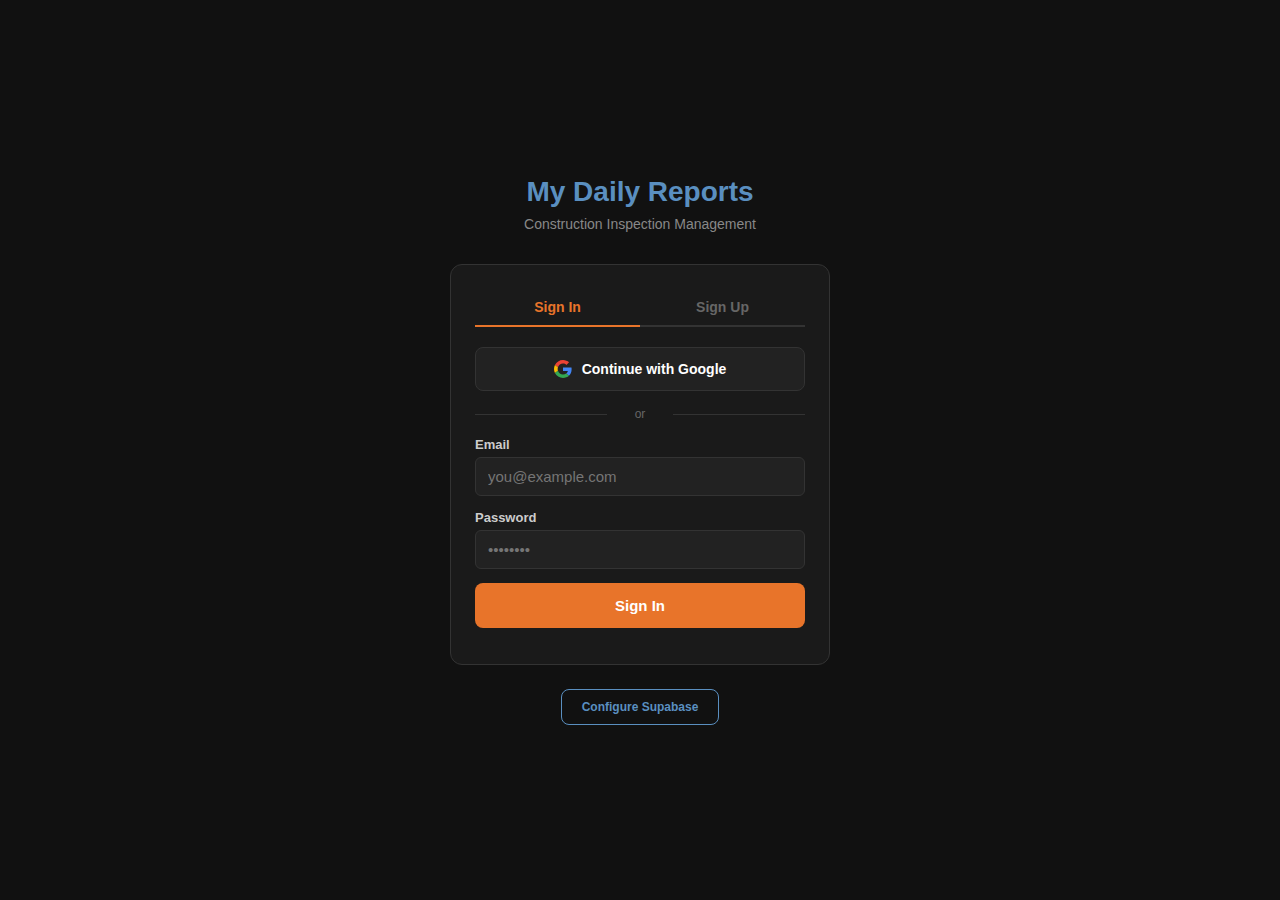
<file: my-daily-reports-pwa/index.html>
<!DOCTYPE html>
<html lang="en">
<head>
<meta charset="UTF-8">
<meta name="viewport" content="width=device-width,initial-scale=1,maximum-scale=1,user-scalable=no">
<meta name="apple-mobile-web-app-capable" content="yes">
<meta name="apple-mobile-web-app-status-bar-style" content="black-translucent">
<meta name="theme-color" content="#111111">
<title>My Daily Reports</title>
<link rel="manifest" href="manifest.json">
<link href="https://fonts.googleapis.com/css2?family=DM+Sans:opsz,wght@9..40,400;9..40,500;9..40,600;9..40,700&display=swap" rel="stylesheet">
<link rel="stylesheet" href="css/style.css">
</head>
<body>

<!-- =============== AUTH =============== -->
<div id="authView" class="auth-screen">
  <div class="auth-logo">My Daily Reports</div>
  <div class="auth-sub">Construction Inspection Management</div>
  <div class="auth-card">
    <div class="auth-tabs">
      <div class="auth-tab active" onclick="Auth.tabSwitch('login')">Sign In</div>
      <div class="auth-tab" onclick="Auth.tabSwitch('signup')">Sign Up</div>
    </div>
    <button class="google-btn" onclick="Auth.google()">
      <svg width="18" height="18" viewBox="0 0 48 48"><path fill="#EA4335" d="M24 9.5c3.54 0 6.71 1.22 9.21 3.6l6.85-6.85C35.9 2.38 30.47 0 24 0 14.62 0 6.51 5.38 2.56 13.22l7.98 6.19C12.43 13.72 17.74 9.5 24 9.5z"/><path fill="#4285F4" d="M46.98 24.55c0-1.57-.15-3.09-.38-4.55H24v9.02h12.94c-.58 2.96-2.26 5.48-4.78 7.18l7.73 6c4.51-4.18 7.09-10.36 7.09-17.65z"/><path fill="#FBBC05" d="M10.53 28.59c-.48-1.45-.76-2.99-.76-4.59s.27-3.14.76-4.59l-7.98-6.19C.92 16.46 0 20.12 0 24c0 3.88.92 7.54 2.56 10.78l7.97-6.19z"/><path fill="#34A853" d="M24 48c6.48 0 11.93-2.13 15.89-5.81l-7.73-6c-2.15 1.45-4.92 2.3-8.16 2.3-6.26 0-11.57-4.22-13.47-9.91l-7.98 6.19C6.51 42.62 14.62 48 24 48z"/></svg>
      Continue with Google
    </button>
    <div class="auth-divider">or</div>
    <!-- Login -->
    <div id="authLoginForm">
      <label class="field-label">Email</label>
      <input type="email" id="authEmail" class="field-input" placeholder="you@example.com">
      <label class="field-label">Password</label>
      <input type="password" id="authPassword" class="field-input" placeholder="••••••••">
      <button class="btn-primary" onclick="Auth.emailLogin()" id="authSubmitBtn">Sign In</button>
    </div>
    <!-- Signup -->
    <div id="authSignupForm" class="hidden">
      <label class="field-label">Full Name</label>
      <input type="text" id="signupName" class="field-input" placeholder="Your name">
      <label class="field-label">Email</label>
      <input type="email" id="signupEmail" class="field-input" placeholder="you@example.com">
      <label class="field-label">Password</label>
      <input type="password" id="signupPassword" class="field-input" placeholder="Min 6 characters">
      <button class="btn-primary" onclick="Auth.emailSignup()">Create Account</button>
    </div>
    <div id="authError"></div>
  </div>
  <div style="margin-top:24px;text-align:center">
    <button class="btn-secondary" onclick="showSetupModal()" style="font-size:12px">Configure Supabase</button>
  </div>
</div>

<!-- =============== APP =============== -->
<div id="appView" class="hidden">
<div class="app-container">

  <div class="app-header">
    <div><div class="app-header-title">My Daily Reports</div><div class="app-header-sub" id="headerUserName"></div></div>
    <div class="app-header-right"><button class="header-btn" onclick="nav('settings')">⚙️</button></div>
  </div>

  <!-- HOME -->
  <div id="page-home" class="page">
    <div style="padding:12px 16px;display:flex;align-items:center;justify-content:space-between">
      <h2 style="font-size:20px">Jobs</h2>
      <button class="btn-secondary" onclick="nav('create-job')">+ New Job</button>
    </div>
    <div class="card" style="margin-top:0"><div id="jobsList"></div></div>
    <div id="archivedSection" class="hidden" style="padding:0 16px">
      <details class="collapse" style="border-top:none">
        <summary class="collapse-hdr">Archived Jobs</summary>
        <div id="archivedJobsList" class="card" style="margin:8px 0"></div>
      </details>
    </div>
  </div>

  <!-- CREATE/EDIT JOB -->
  <div id="page-create-job" class="page hidden">
    <div class="back-row" onclick="nav('home')">← Jobs</div>
    <div class="card"><div class="card-header"><h3 id="jobFormTitle">New Job</h3></div>
    <div class="card-body">
      <input type="hidden" id="editJobId">
      <label class="field-label">Job Name *</label><input type="text" id="jobName" class="field-input" placeholder="e.g., Woodland Park Middle School">
      <label class="field-label">Site Address</label><input type="text" id="jobAddress" class="field-input" placeholder="123 Main St, City, CA">
      <label class="field-label">Hours Budget</label><input type="number" id="jobHoursBudget" class="field-input">
      <label class="field-label">Report Filename Pattern</label><input type="text" id="jobFilenamePattern" class="field-input">
      <label class="field-label">Export Destination</label><input type="text" id="jobExportDest" class="field-input">
      <label class="field-label">PDF Template Path</label><input type="text" id="jobTemplatePath" class="field-input">
      <button class="btn-primary" onclick="Jobs.save()" id="saveJobBtn">Create Job</button>
      <div id="deleteJobSection" class="hidden" style="margin-top:12px"><button class="btn-danger" onclick="Jobs.archive()" style="width:100%">Archive Job</button></div>
    </div></div>
  </div>

  <!-- JOB DETAIL -->
  <div id="page-job-detail" class="page hidden">
    <div class="back-row" onclick="nav('home')">← Jobs</div>
    <div style="padding:0 16px 8px;display:flex;align-items:center;justify-content:space-between">
      <div><h2 id="jobDetailName" style="font-size:20px"></h2><div id="jobDetailAddr" style="font-size:13px;color:var(--text-sec)"></div></div>
      <button class="btn-secondary" onclick="Jobs.edit()" style="font-size:11px;padding:6px 12px">Edit</button>
    </div>
    <div class="tabs" id="jobTabBar">
      <div class="tab active" onclick="Jobs.switchTab('reports')">Reports</div>
      <div class="tab" onclick="Jobs.switchTab('schedule')">Schedule</div>
    </div>

    <!-- Reports tab -->
    <div id="jobReportsTab">
      <div style="padding:12px 16px;display:flex;justify-content:flex-end"><button class="btn-secondary" onclick="Reports.startNew()">+ New Report</button></div>
      <div class="card" style="margin-top:0"><div id="reportsList"></div></div>
    </div>

    <!-- Schedule tab -->
    <div id="jobScheduleTab" class="hidden">
      <div class="tabs" style="margin:0 16px">
        <div class="tab active" onclick="Schedule.subTab('calendar')">Calendar</div>
        <div class="tab" onclick="Schedule.subTab('request')">New Request</div>
      </div>

      <!-- Calendar -->
      <div id="schedCalView">
        <div class="card" style="border-radius:0;margin-top:0">
          <div class="cal-nav">
            <button onclick="Schedule.changeMonth(-1)">←</button>
            <strong id="schedMonthLabel"></strong>
            <button onclick="Schedule.changeMonth(1)">→</button>
          </div>
          <div class="week-row" style="padding:0 8px"><div class="week-hdr">S</div><div class="week-hdr">M</div><div class="week-hdr">T</div><div class="week-hdr">W</div><div class="week-hdr">T</div><div class="week-hdr">F</div><div class="week-hdr">S</div></div>
          <div id="schedCalGrid" class="week-row" style="padding:0 8px"></div>
          <div class="day-detail" id="schedDayDetail"><div class="day-detail-hdr" id="schedDayHdr"></div><div id="schedDayList"></div></div>
        </div>
      </div>

      <!-- Request form -->
      <div id="schedReqView" class="hidden">
        <div class="card" style="margin-top:0;border-radius:0"><div class="card-body">
          <label class="field-label">Photos or PDFs</label>
          <div class="photo-box" onclick="$('schedFileInput').click()">📷 Tap to select photos or PDFs</div>
          <input type="file" id="schedFileInput" onchange="Schedule.handleFiles(this)" multiple style="display:none" accept="image/*,application/pdf">
          <div id="schedFileGrid" class="file-grid"></div>

          <label class="field-label">Inspection Date *</label><input type="date" id="schedDate" class="field-input">
          <label class="field-label">Inspection Time *</label>
          <select id="schedTime" class="field-input">
            <option value="">Select time</option><option value="flexible">Flexible — anytime today</option>
            <option value="05:00">5:00 AM</option><option value="05:30">5:30 AM</option><option value="06:00">6:00 AM</option><option value="06:30">6:30 AM</option>
            <option value="07:00">7:00 AM</option><option value="07:30">7:30 AM</option><option value="08:00">8:00 AM</option><option value="08:30">8:30 AM</option>
            <option value="09:00">9:00 AM</option><option value="09:30">9:30 AM</option><option value="10:00">10:00 AM</option><option value="10:30">10:30 AM</option>
            <option value="11:00">11:00 AM</option><option value="11:30">11:30 AM</option><option value="12:00">12:00 PM</option><option value="12:30">12:30 PM</option>
            <option value="13:00">1:00 PM</option><option value="13:30">1:30 PM</option><option value="14:00">2:00 PM</option><option value="14:30">2:30 PM</option>
            <option value="15:00">3:00 PM</option><option value="15:30">3:30 PM</option><option value="16:00">4:00 PM</option><option value="16:30">4:30 PM</option>
            <option value="17:00">5:00 PM</option>
          </select>

          <label class="field-label">Inspection Request # or Summary</label><input type="text" id="schedIdentifier" class="field-input" placeholder="e.g., FDN-003" maxlength="50">

          <label class="field-label">Duration *</label>
          <div class="dur-btns" id="schedDurBtns">
            <div class="dur-btn" onclick="Schedule.setDur('30',this)">30 min</div>
            <div class="dur-btn" onclick="Schedule.setDur('60',this)">1 hr</div>
            <div class="dur-btn" onclick="Schedule.setDur('120',this)">2 hr</div>
            <div class="dur-btn" onclick="Schedule.setDur('240',this)">4 hr</div>
            <div class="dur-btn" onclick="Schedule.setDur('480',this)">All Day</div>
          </div>

          <label class="field-label">Inspection Type *</label>
          <div class="type-btns">
            <div class="type-btn" onclick="Schedule.setType('Special',this)">Special</div>
            <div class="type-btn" onclick="Schedule.setType('IOR',this)">IOR</div>
          </div>
          <div class="special-sub" id="schedSpecialSub">
            <label class="field-label">Special Inspection Type *</label>
            <select class="field-input" id="schedSpecialType">
              <option value="">Select type</option><option>Soils</option><option>Material ID</option>
              <option>Material ID CWI</option><option>Concrete</option><option>Bolting</option>
              <option>Pull Test</option><option>Shotcrete</option><option>Fireproofing</option>
            </select>
          </div>

          <label class="field-label">Submitted By *</label>
          <select id="schedSubmittedBy" class="field-input"><option value="">Select your name</option><option value="other">-- Add name below --</option></select>

          <label class="field-label">Notes</label><textarea id="schedNotes" class="field-input" rows="3" placeholder="Optional details"></textarea>

          <label class="field-label">Send a copy to:</label>
          <div class="email-list" id="schedEmailList"><div style="color:var(--text-mut);font-size:12px;padding:4px 0">Configure team in job settings</div></div>

          <details class="collapse"><summary class="collapse-hdr">Additional Email Recipients</summary>
            <div style="padding-bottom:10px"><input type="text" id="schedAdditionalEmails" class="field-input" placeholder="Emails separated by commas"></div>
          </details>

          <details class="collapse"><summary class="collapse-hdr">Add a New Person</summary>
            <div style="padding:16px;background:#2a2a2a;border-radius:8px;border-left:4px solid var(--blue)">
              <label class="field-label">Name</label><input type="text" id="schedNewName" class="field-input">
              <label class="field-label">Email</label><input type="email" id="schedNewEmail" class="field-input">
              <label class="field-label">Company/Role</label><input type="text" id="schedNewCompany" class="field-input" placeholder="e.g., (CW Driver)">
            </div>
          </details>

          <button class="btn-primary" onclick="Schedule.submitRequest()" id="schedSubmitBtn">Submit Inspection Request</button>
        </div></div>
      </div>
    </div>
  </div>

  <!-- CREATE/EDIT REPORT -->
  <div id="page-create-report" class="page hidden">
    <div class="back-row" onclick="Reports.back()">← Back</div>
    <div style="padding:0 16px 8px"><h2 id="rptFormTitle" style="font-size:18px">New Report</h2><div id="rptFormJobName" style="font-size:13px;color:var(--text-sec)"></div></div>
    <div class="card" style="margin-top:0">
      <div class="form-sect"><div class="form-sect-title">Report Info</div>
        <input type="hidden" id="rptId"><input type="hidden" id="rptJobId">
        <label class="field-label">Date *</label><input type="date" id="rptDate" class="field-input">
        <label class="field-label">Report Number</label><input type="number" id="rptNumber" class="field-input" value="1" min="1">
      </div>
      <div class="form-sect"><div class="form-sect-title">Project Information</div>
        <label class="field-label">Project Name</label><input type="text" id="rptProjectName" class="field-input">
        <label class="field-label">TYR Project #</label><input type="text" id="rptProjectNumber" class="field-input">
        <label class="field-label">District Name</label><input type="text" id="rptJurisdiction" class="field-input">
        <label class="field-label">DSA Number</label><input type="text" id="rptDsaFileNumber" class="field-input">
        <label class="field-label">Project Address</label><input type="text" id="rptProjectAddress" class="field-input">
        <label class="field-label">Weather</label><input type="text" id="rptWeather" class="field-input">
      </div>
      <div class="form-sect"><div class="form-sect-title">Hours Tracking</div>
        <label class="field-label">Regular Hours</label><input type="text" id="rptRegularHours" class="field-input">
        <label class="field-label">Overtime Hours</label><input type="text" id="rptOvertimeHours" class="field-input">
        <label class="field-label">Double Time Hours</label><input type="text" id="rptDoubleTimeHours" class="field-input">
      </div>
      <div class="form-sect"><div class="form-sect-title">Team Information</div>
        <label class="field-label">Inspector Name (IOR)</label><input type="text" id="rptIorName" class="field-input">
        <label class="field-label">Project Manager</label><input type="text" id="rptProjectManager" class="field-input">
        <label class="field-label">Architect</label><input type="text" id="rptArchitect" class="field-input">
        <label class="field-label">Contractor Names</label><input type="text" id="rptContractor" class="field-input">
      </div>
      <div class="form-sect"><div class="form-sect-title">Contractor Activity</div>
        <label class="field-label">Manpower</label><textarea id="rptManpower" class="field-input" rows="2"></textarea>
        <label class="field-label">Equipment</label><textarea id="rptEquipment" class="field-input" rows="2"></textarea>
        <label class="field-label">Trade</label><input type="text" id="rptTrade" class="field-input">
      </div>
      <div class="form-sect"><div class="form-sect-title">Inspection Content</div>
        <label class="field-label">General Notes</label><textarea id="rptGeneralNotes" class="field-input" rows="4"></textarea>
        <label class="field-label">Inspection and Onsite Activities</label><textarea id="rptInspectionActivities" class="field-input" rows="4"></textarea>
        <label class="field-label">Corrections</label><textarea id="rptCorrections" class="field-input" rows="3"></textarea>
        <label class="field-label">Observation Letters Issued</label><textarea id="rptObservationLetters" class="field-input" rows="2"></textarea>
        <label class="field-label">Notes and Comments</label><textarea id="rptIorNotes" class="field-input" rows="3"></textarea>
      </div>
      <div class="form-sect"><div class="form-sect-title">Inspection Requests</div>
        <label class="field-label">RFIs</label><textarea id="rptRfis" class="field-input" rows="2"></textarea>
        <label class="field-label">Submittals</label><textarea id="rptSubmittals" class="field-input" rows="2"></textarea>
        <label class="field-label">CCDs</label><textarea id="rptCcds" class="field-input" rows="2"></textarea>
        <label class="field-label">ASIs</label><textarea id="rptAsis" class="field-input" rows="2"></textarea>
        <label class="field-label">Site Visits</label><textarea id="rptSiteVisits" class="field-input" rows="2"></textarea>
      </div>
      <div class="form-sect"><div class="form-sect-title">Site Photos</div>
        <div class="photo-box" onclick="$('rptPhotoInput').click()">📷 Tap to add site photos</div>
        <input type="file" id="rptPhotoInput" onchange="Reports.handlePhotos(this)" multiple accept="image/*" style="display:none">
        <div id="rptPhotoGrid" class="file-grid"></div>
      </div>
      <div class="form-sect" style="display:flex;gap:10px;flex-direction:column">
        <button class="btn-primary" onclick="Reports.saveDraft()">Save Draft</button>
        <button class="btn-primary" onclick="Reports.submit()" style="background:var(--success)">Submit Report</button>
        <div id="deleteRptSection" class="hidden"><button class="btn-danger" onclick="Reports.deleteCurrent()" style="width:100%">Delete Report</button></div>
      </div>
    </div>
  </div>

  <!-- VIEW REPORT -->
  <div id="page-view-report" class="page hidden">
    <div class="back-row" onclick="Reports.back()">← Back</div>
    <div id="viewRptContent"></div>
  </div>

  <!-- SETTINGS -->
  <div id="page-settings" class="page hidden">
    <div class="back-row" onclick="nav('home')">← Home</div>
    <div style="padding:0 16px 12px"><h2 style="font-size:20px">Settings</h2></div>
    <div class="card">
      <div class="card-header"><h3>Profile</h3></div>
      <div class="settings-row"><span class="settings-lbl">Name</span><span class="settings-val" id="settingsName">—</span></div>
      <div class="settings-row"><span class="settings-lbl">Email</span><span class="settings-val" id="settingsEmail">—</span></div>
    </div>
    <div class="card">
      <div class="card-header"><h3>Supabase</h3></div>
      <div class="card-body">
        <label class="field-label">Project URL</label><input type="text" id="settingsUrl" class="field-input" placeholder="https://xxx.supabase.co">
        <label class="field-label">Anon Key</label><input type="text" id="settingsKey" class="field-input" placeholder="eyJ…">
        <button class="btn-primary" onclick="Auth.saveConfig()">Save &amp; Reconnect</button>
        <div style="font-size:11px;color:var(--text-mut);margin-top:8px">Stored locally in this browser only.</div>
      </div>
    </div>
    <div class="card"><div class="card-body" style="text-align:center"><button class="btn-danger" onclick="Auth.signOut()" style="width:100%">Sign Out</button></div></div>
    <div style="text-align:center;padding:20px;color:var(--text-mut);font-size:12px">My Daily Reports v1.0.0<br>© Saltzman Inspections</div>
  </div>

</div>
<div class="bottom-nav">
  <div class="nav-item active" onclick="nav('home')"><span class="nav-icon">🏗️</span>Jobs</div>
  <div class="nav-item" onclick="nav('settings')"><span class="nav-icon">⚙️</span>Settings</div>
</div>
</div>

<div class="toast" id="toast"></div>

<!-- Scripts -->
<script src="https://cdn.jsdelivr.net/npm/@supabase/supabase-js@2/dist/umd/supabase.min.js"></script>
<script src="js/state.js"></script>
<script src="js/auth.js"></script>
<script src="js/jobs.js"></script>
<script src="js/reports.js"></script>
<script src="js/schedule.js"></script>
<script>
  // Boot
  window.addEventListener('DOMContentLoaded', () => {
    const c = Config.get();
    if (c.url && c.key) Auth.initSupabase(c.url, c.key);
    else Auth.showLogin();
  });
</script>
</body>
</html>
</file>
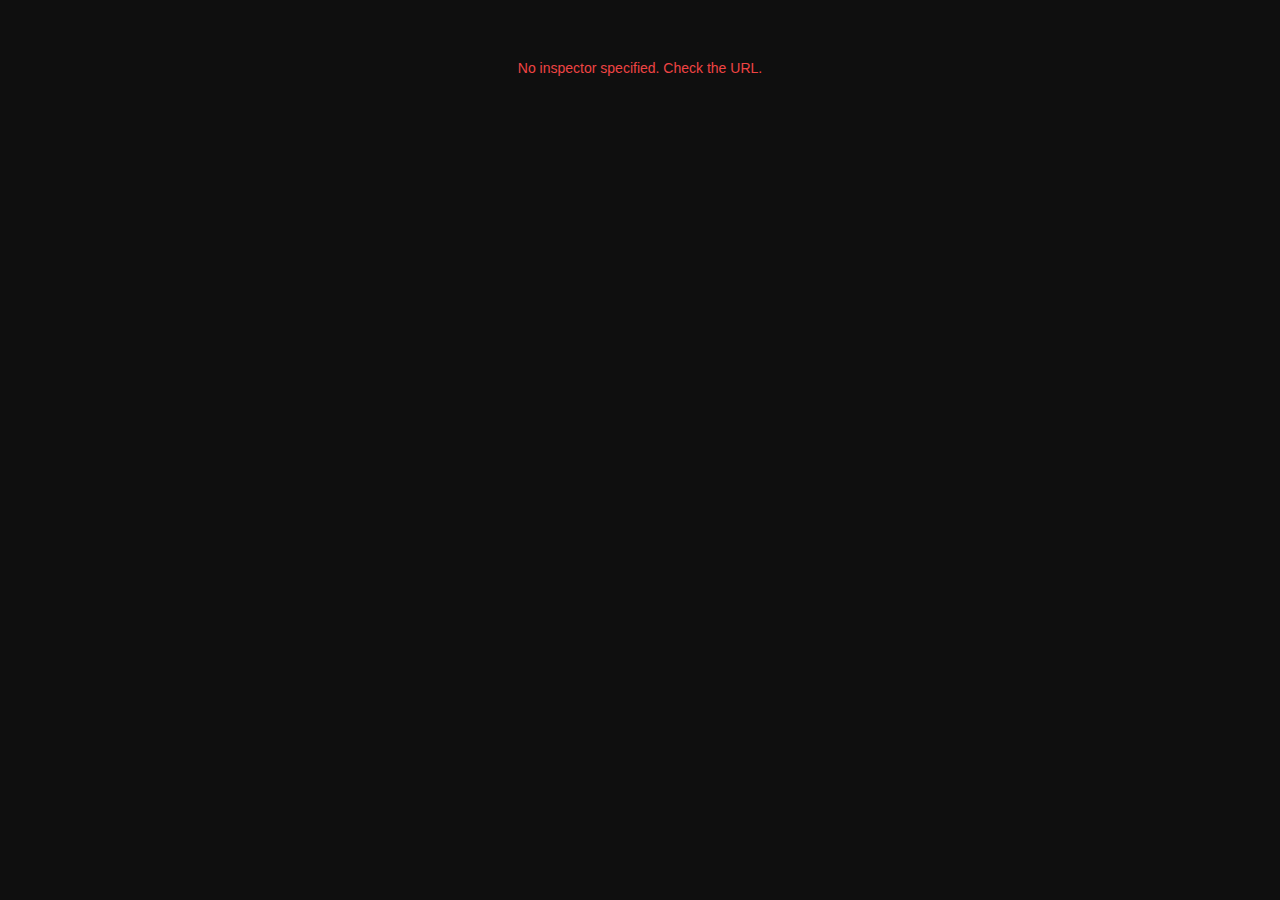
<file: hub.html>
<!DOCTYPE html>
<html>
<head>
<meta charset="UTF-8">
<meta name="viewport" content="width=device-width, initial-scale=1.0">
<title>Scheduling Request</title>
<style>
* { box-sizing: border-box; margin: 0; padding: 0; }
body { font-family: 'Segoe UI', Roboto, -apple-system, sans-serif; background: #0f0f0f; color: #fff; padding: 20px; text-align: center; }
.header { margin-bottom: 40px; margin-top: 20px; }
.header h1 { font-size: 26px; color: #fff; margin-bottom: 5px; font-weight: 800; }
.header p { color: #5a8fc0; font-size: 16px; font-weight: 700; text-transform: uppercase; letter-spacing: 1px; }
.container { max-width: 500px; margin: 0 auto; }
.instruction { font-size: 14px; color: #888; font-weight: 600; margin-bottom: 25px; text-transform: uppercase; letter-spacing: 2px; }
.project-list { display: flex; flex-direction: column; gap: 15px; }
.project-btn {
  background: #1a1a1a;
  border: 1px solid #333;
  border-left: 6px solid #5a8fc0;
  padding: 25px 20px;
  border-radius: 12px;
  text-decoration: none;
  display: flex;
  justify-content: space-between;
  align-items: center;
  transition: 0.2s;
}
.project-btn:hover { background: #222; border-left-color: #e8742a; transform: translateY(-2px); }
.project-info { text-align: left; }
.project-name { font-size: 18px; font-weight: 700; color: #fff; display: block; }
.project-location { font-size: 13px; color: #aaa; display: block; }
.chevron { color: #5a8fc0; font-size: 24px; }
.footer-branding { margin-top: 80px; padding-top: 20px; border-top: 1px solid #333; }
.footer-branding p { font-size: 12px; color: #444; font-weight: 600; text-transform: uppercase; }
.loading { color: #888; font-size: 14px; padding: 40px; }
.error { color: #ef4444; font-size: 14px; padding: 40px; }
</style>
</head>
<body>
<div class="container" id="app">
  <div class="loading">Loading...</div>
</div>

<script>
function esc(s){var d=document.createElement('div');d.textContent=s;return d.innerHTML;}

var SB='https://wluvkmpncafugdbunlkw.supabase.co';
var AK='eyJhbGciOiJIUzI1NiIsInR5cCI6IkpXVCJ9.eyJpc3MiOiJzdXBhYmFzZSIsInJlZiI6IndsdXZrbXBuY2FmdWdkYnVubGt3Iiwicm9sZSI6ImFub24iLCJpYXQiOjE3NzIzMDU1MTUsImV4cCI6MjA4Nzg4MTUxNX0.HZpQ2xVGpf4EQ0BVDmIEuPqW5T_eNG5OqBNAqT03rH8';
var hdrs={headers:{'apikey':AK,'Authorization':'Bearer '+AK}};

var params=new URLSearchParams(window.location.search);
var inspSlug=params.get('i');
var isAdmin=params.get('admin')==='true';

if(!inspSlug){
  document.getElementById('app').innerHTML='<div class="error">No inspector specified. Check the URL.</div>';
} else {
  loadHub();
}

function loadHub(){
  // Get inspector profile by slug
  fetch(SB+'/rest/v1/profiles?slug=eq.'+encodeURIComponent(inspSlug)+'&select=*',hdrs)
  .then(function(r){return r.json();})
  .then(function(profiles){
    if(!profiles||profiles.length===0){
      document.getElementById('app').innerHTML='<div class="error">Inspector not found.</div>';
      return;
    }
    var profile=profiles[0];
    // Get their scheduling-enabled jobs
    return fetch(SB+'/rest/v1/jobs?user_id=eq.'+profile.id+'&scheduling_enabled=eq.true&is_archived=eq.false&select=*&order=created_at.asc',hdrs)
    .then(function(r){return r.json();})
    .then(function(jobs){
      renderHub(profile,jobs);
    });
  })
  .catch(function(e){
    document.getElementById('app').innerHTML='<div class="error">Failed to load. Try again.</div>';
  });
}

function renderHub(profile,jobs){
  var name=profile.full_name||'Inspector';
  var html='';
  html+='<div class="header">';
  html+='<h1>'+esc(name)+'</h1>';
  html+='<p>Scheduling Request</p>';
  html+='</div>';

  if(jobs.length===0){
    html+='<div style="color:#888;padding:40px;font-size:14px;">No projects available for scheduling.</div>';
  } else {
    html+='<div class="instruction">Select Your Project</div>';
    html+='<div class="project-list">';
    jobs.forEach(function(job){
      var projSlug=job.name.replace(/\s+/g,'-').replace(/[^a-zA-Z0-9-]/g,'');
      var url='schedule.html?i='+encodeURIComponent(inspSlug)+'&project='+encodeURIComponent(projSlug)+'&job_id='+job.id+(isAdmin?'&admin=true':'');
      html+='<a href="'+url+'" class="project-btn">';
      html+='<div class="project-info">';
      html+='<span class="project-name">'+esc(job.name)+'</span>';
      if(job.site_address) html+='<span class="project-location">'+esc(job.site_address)+'</span>';
      html+='</div>';
      html+='<div class="chevron">&rsaquo;</div>';
      html+='</a>';
    });
    html+='</div>';
  }

  html+='<div class="footer-branding">';
  html+='<div style="display:flex;align-items:center;justify-content:center;gap:10px;margin-bottom:8px;"><img src="logo.jpg" alt="Logo" style="width:30px;height:30px;border-radius:6px;"></div>';
  html+='<p><a href="https://mydailyreports.org" style="color:#e8742a;text-decoration:none;font-weight:700;">Powered by My Daily Reports</a></p>';
  html+='</div>';

  document.getElementById('app').innerHTML=html;
}
</script>
</body>
</html>
</file>
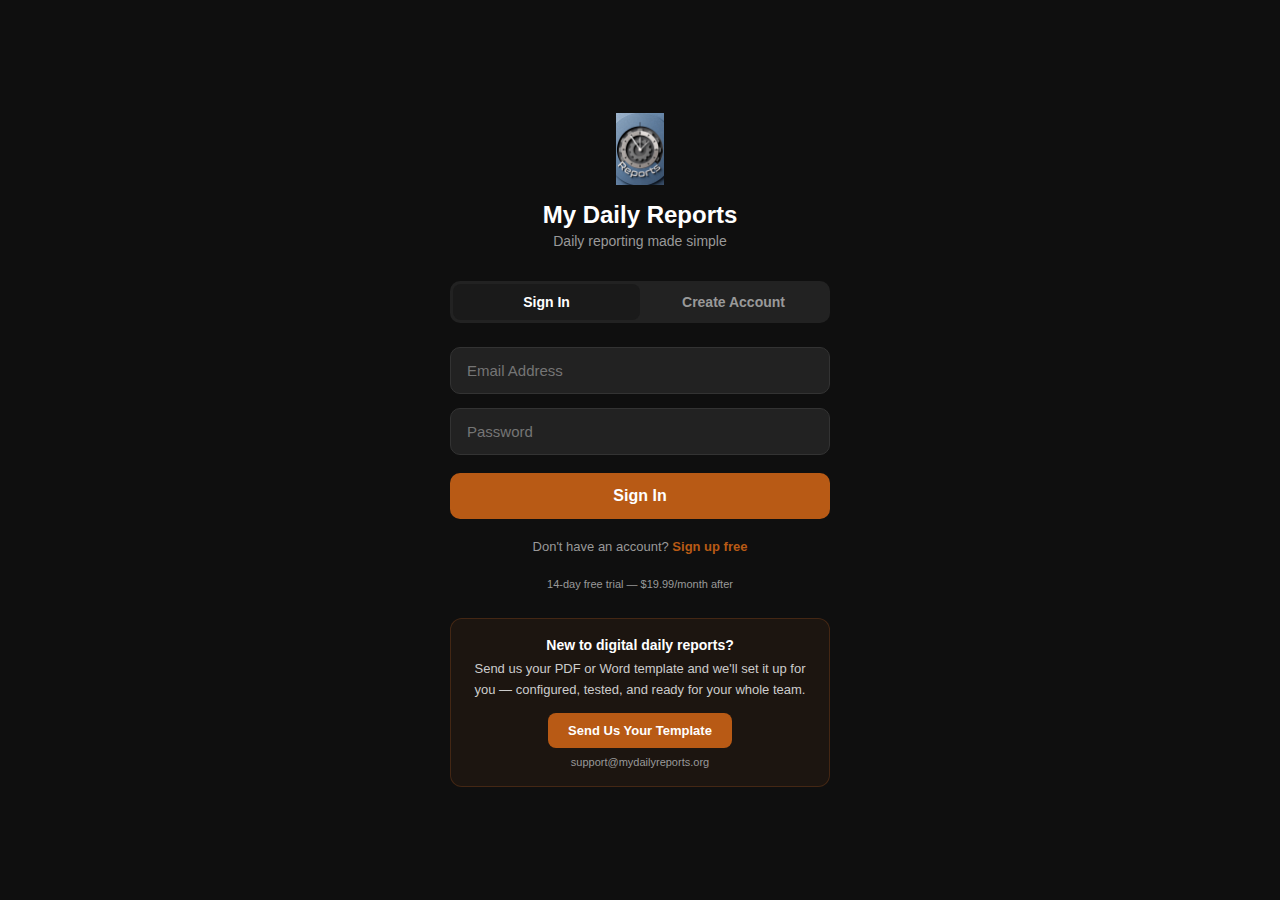
<file: index-vite.html>
<!DOCTYPE html>
<html lang="en">
<head>
  <meta charset="UTF-8" />
  <meta name="viewport" content="width=device-width, initial-scale=1.0, maximum-scale=1.0, user-scalable=no" />
  <meta name="apple-mobile-web-app-capable" content="yes" />
  <meta name="apple-mobile-web-app-status-bar-style" content="black-translucent" />
  <meta name="theme-color" content="#0f0f0f" />
  <title>My Daily Reports</title>
  <meta name="description" content="Mobile-first daily reporting for construction inspectors and project managers." />
  <meta property="og:title" content="My Daily Reports" />
  <meta property="og:description" content="Mobile-first daily reporting for construction inspectors and project managers." />
  <meta property="og:image" content="https://app.mydailyreports.org/logo.jpg" />
  <meta property="og:type" content="website" />
  <meta property="og:url" content="https://app.mydailyreports.org" />
  <meta name="twitter:card" content="summary" />
  <meta name="twitter:image" content="https://app.mydailyreports.org/logo.jpg" />
  <link rel="manifest" href="/assets/manifest-BULo4K1L.json" />
  <link rel="apple-touch-icon" href="/assets/icon-192-J_fHDTXF.png" />
  <link rel="icon" type="image/png" href="/assets/icon-192-J_fHDTXF.png" />
  <script type="module" crossorigin src="/assets/index-vite-WGPnRLGW.js"></script>
  <link rel="stylesheet" crossorigin href="/assets/index-vite-Dd6r4fNn.css">
</head>
<body>
  <div id="root"></div>
</body>
</html>
</file>
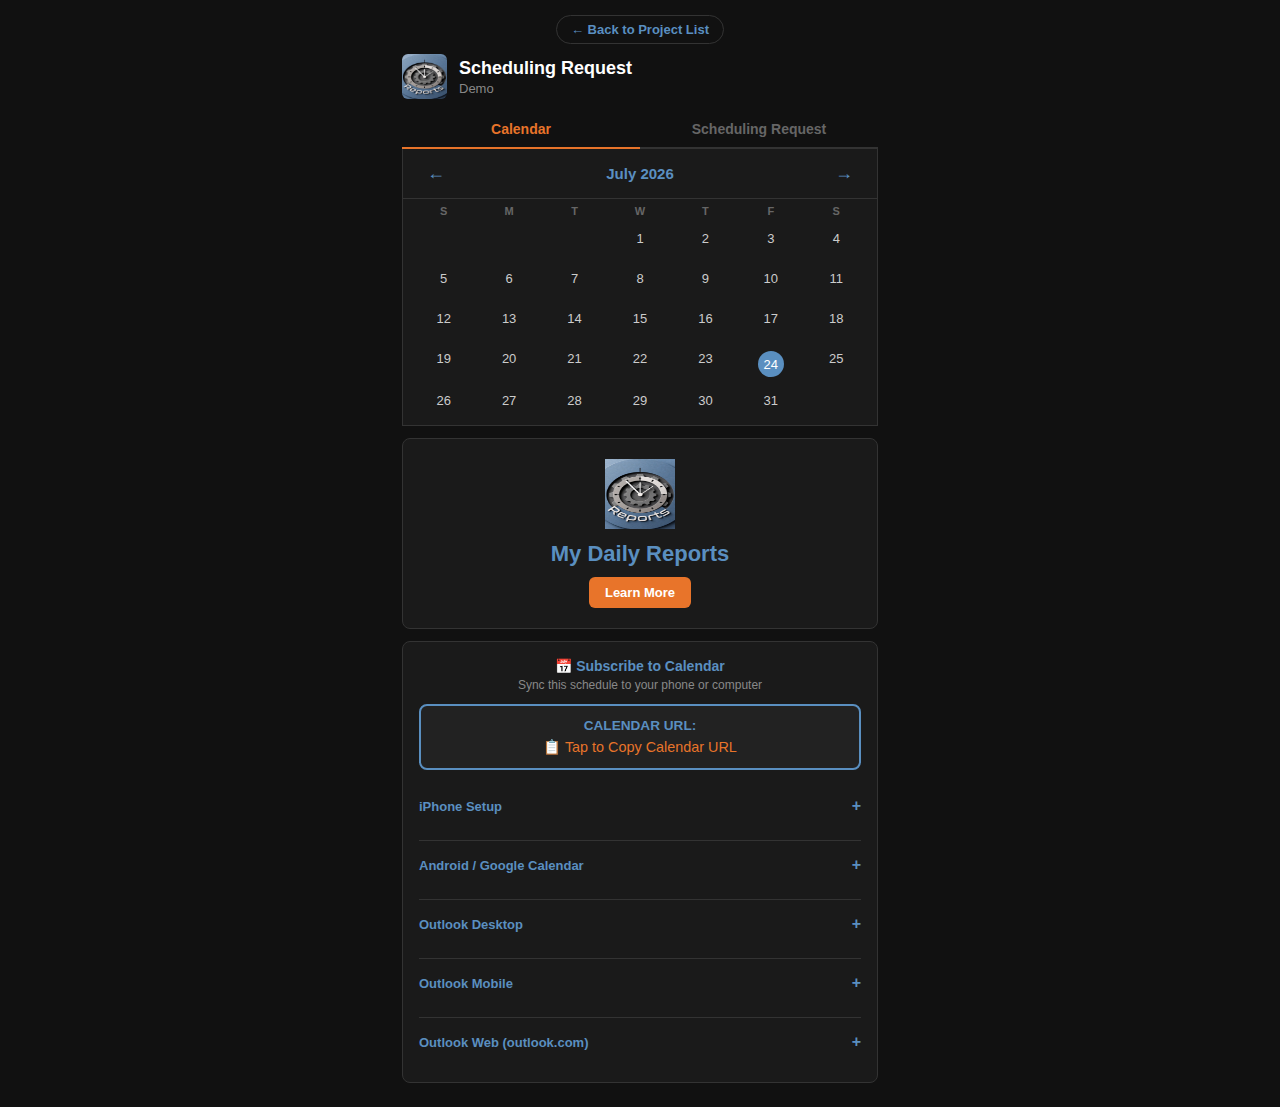
<file: request.html>
<!DOCTYPE html>
<html>
<head>
<meta charset="UTF-8">
<meta name="viewport" content="width=device-width, initial-scale=1.0">
<title>Scheduling Request</title>
<style>
*{box-sizing:border-box;margin:0;padding:0;}
body{font-family:-apple-system,sans-serif;max-width:500px;margin:0 auto;padding:12px;background:#111;}
.header{display:flex;align-items:center;gap:12px;margin-bottom:12px;}
.header img{width:45px;height:45px;border-radius:6px;}
.header h2{font-size:18px;margin-bottom:2px;color:#fff;}
.header p{color:#888;font-size:13px;}
.tabs{display:flex;border-bottom:2px solid #333;margin-bottom:0;}
.tab{flex:1;text-align:center;padding:10px;font-size:14px;font-weight:600;cursor:pointer;color:#666;border-bottom:2px solid transparent;margin-bottom:-2px;}
.tab.active{color:#e8742a;border-bottom-color:#e8742a;}
.card{background:#1a1a1a;border:1px solid #333;border-radius:8px;overflow:hidden;margin-bottom:12px;}
.card-top{border-radius:8px 8px 0 0;border-top:none;}
/* CALENDAR & DAY DETAIL */
.cal-nav{display:flex;justify-content:space-between;align-items:center;padding:10px 14px;border-bottom:1px solid #333;}
.cal-nav button{background:none;border:none;font-size:18px;cursor:pointer;padding:4px 10px;color:#5a8fc0;}
.cal-nav strong{font-size:15px;color:#5a8fc0;}
.week-row{display:grid;grid-template-columns:repeat(7,1fr);text-align:center;}
.week-header{font-size:11px;color:#666;padding:6px 0;font-weight:600;}
.day-cell{padding:8px 4px;font-size:13px;cursor:pointer;min-height:40px;color:#ccc;}
.day-cell.selected{background:#1e2a3a;border-radius:6px;}
.day-cell.today .day-num{background:#5a8fc0;color:#fff;border-radius:50%;width:26px;height:26px;display:inline-flex;align-items:center;justify-content:center;}
.day-cell.blocked{opacity:0.35;cursor:not-allowed;}
.day-cell.blocked .day-num{text-decoration:line-through;}
.day-detail{padding:12px 14px;border-top:1px solid #333;display:none;}
.day-detail-header{font-size:16px;font-weight:bold;color:#5a8fc0;margin-bottom:12px;}
.evt-row{padding:12px;margin-bottom:8px;background:rgba(255,255,255,0.05);border-radius:6px;border-left:3px solid #5a8fc0;font-size:13px;color:#fff;}
/* EVENT ACTIONS (EDIT/CANCEL) */
.evt-actions { display: flex; gap: 8px; margin-top: 8px; }
.btn-edit, .btn-cancel { padding: 5px 12px; border-radius: 4px; font-size: 11px; font-weight: 700; cursor: pointer; background: transparent; text-transform: uppercase; }
.btn-edit { color: #e8742a; border: 1px solid #e8742a; }
.btn-cancel { color: #c44; border: 1px solid #c44; }
.btn-scheduled { color: #4a4; border: 1px solid #4a4; padding: 5px 12px; border-radius: 4px; font-size: 11px; font-weight: 700; cursor: pointer; background: transparent; text-transform: uppercase; }
/* MULTI-FILE GRID */
.photo-box{border:2px dashed #444;border-radius:8px;padding:20px 16px;text-align:center;background:#1a1a1a;cursor:pointer;margin-bottom:14px;color:#888;}
.file-list-container { display: grid; grid-template-columns: repeat(3, 1fr); gap: 10px; margin-bottom: 14px; }
.file-item { position: relative; aspect-ratio: 1/1; background: #222; border: 1px solid #333; border-radius: 6px; overflow: hidden; display: flex; align-items: center; justify-content: center; }
.file-item img { width: 100%; height: 100%; object-fit: cover; }
.file-item .pdf-indicator { text-align: center; color: #5a8fc0; font-size: 10px; font-weight: bold; padding: 4px; }
.file-item .remove-btn { position: absolute; top: 0; right: 0; background: #e8742a; color: #fff; border: none; width: 22px; height: 22px; font-size: 16px; font-weight: bold; cursor: pointer; border-bottom-left-radius: 6px; line-height: 1; }
/* FORM ELEMENTS */
.form-wrap{background:#1a1a1a;border:1px solid #333;border-top:none;border-radius:0 0 8px 8px;padding:16px;display:none;}
.field-label{display:block;font-weight:bold;font-size:13px;margin-bottom:5px;color:#ccc;}
.field-input{width:100%;padding:10px;font-size:15px;border:1px solid #444;border-radius:6px;margin-bottom:14px;background:#222;color:#fff;}
select.field-input{background:#222;color:#fff;}
.type-btns{display:flex;gap:8px;margin-bottom:14px;}
.type-btn{flex:1;padding:12px;font-size:14px;font-weight:bold;border:2px solid #444;border-radius:8px;background:#222;cursor:pointer;text-align:center;color:#ccc;}
.type-btn.active{background:#e8742a;color:#fff;border-color:#5a8fc0;}
.dur-btns{display:flex;gap:6px;margin-bottom:14px;flex-wrap:wrap;}
.dur-btn{padding:10px 0;font-size:13px;font-weight:600;border:2px solid #444;border-radius:8px;background:#222;cursor:pointer;text-align:center;color:#ccc;flex:1;min-width:55px;}
.dur-btn.active{background:#e8742a;color:#fff;border-color:#5a8fc0;}
.special-sub{display:none;margin-bottom:14px;}
.special-sub.show{display:block;}
.email-list{background:#222;border:1px solid #333;border-radius:6px;padding:8px 12px;margin-bottom:16px;}
.email-row{display:flex;align-items:center;gap:8px;padding:7px 0;border-bottom:1px solid #333;font-size:13px;color:#ccc;}
/* COLLAPSIBLE LINKS */
.collapsible-section { border-top: 1px solid #333; margin-top: 10px; padding: 5px 0; }
.collapsible-summary { padding: 10px 0; font-size: 13px; color: #5a8fc0; font-weight: 600; cursor: pointer; list-style: none; display: flex; justify-content: space-between; align-items: center; }
.collapsible-summary::-webkit-details-marker { display: none; }
.collapsible-summary::after { content: '+'; font-size: 16px; font-weight: bold; }
details[open] .collapsible-summary::after { content: '−'; }
.submit-btn{width:100%;padding:14px;font-size:15px;font-weight:bold;color:#fff;background:#e8742a;border:none;border-radius:8px;cursor:pointer;margin-top:20px;}
.submit-btn:disabled{opacity:0.5;cursor:not-allowed;pointer-events:none;}
.success-view{display:none;text-align:center;padding:60px 20px;color:#fff;}
.reset-btn{margin-top:16px;padding:10px 20px;font-size:14px;font-weight:bold;color:#5a8fc0;background:none;border:2px solid #5a8fc0;border-radius:8px;cursor:pointer;}
/* BLOCKED DATE BANNER */
.blocked-banner{background:#2d1214;border:1px solid #5c2023;border-radius:8px;padding:12px 16px;margin-bottom:14px;color:#ef4444;font-size:13px;font-weight:600;text-align:center;}
</style>
</head>
<body>
<div style="text-align:center;padding:8px 0;margin-bottom:8px;">
<a id="backToHub" href="hub.html" style="color:#5a8fc0;text-decoration:none;font-size:13px;font-weight:600;border:1px solid #333;padding:6px 14px;border-radius:20px;">&larr; Back to Project List</a>
</div>
<div class="header">
    <img src="logo.jpg" alt="Logo">
    <div>
        <h2>Scheduling Request</h2>
        <p id="projectSubtitle">Loading...</p>
    </div>
</div>
<div class="tabs" id="tabBar">
<div class="tab active" onclick="switchTab('calendar')">Calendar</div>
<div class="tab" onclick="switchTab('request')">Scheduling Request</div>
</div>
<div id="calendarView">
<div class="card card-top" style="border-radius:0;">
<div class="cal-nav">
<button onclick="changeMonth(-1)">&larr;</button>
<strong id="monthLabel"></strong>
<button onclick="changeMonth(1)">&rarr;</button>
</div>
<div class="week-row" style="padding:0 8px;">
<div class="week-header">S</div><div class="week-header">M</div><div class="week-header">T</div><div class="week-header">W</div><div class="week-header">T</div><div class="week-header">F</div><div class="week-header">S</div>
</div>
<div id="calGrid" class="week-row" style="padding:0 8px;"></div>
<div class="day-detail" id="dayDetail">
<div class="day-detail-header" id="dayDetailHeader"></div>
<div id="dayDetailList"></div>
</div>
</div>
<div class="card">
<div style="padding:20px;text-align:center;">
<img src="logo.jpg" alt="Logo" style="width:70px;height:70px;margin-bottom:8px;">
<div style="font-size:22px;font-weight:bold;color:#5a8fc0;">My Daily Reports</div>
<button style="padding:8px 16px;font-size:13px;font-weight:600;color:#fff;background:#e8742a;border:none;border-radius:6px;cursor:pointer;margin-top:10px;" onclick="window.open('https://mydailyreports.org','_blank')">Learn More</button>
</div>
</div>
<div class="card">
<div style="padding:16px;">
<div style="text-align:center;margin-bottom:12px;">
<div style="color:#5a8fc0;font-weight:600;font-size:14px;">📅 Subscribe to Calendar</div>
<div style="color:#888;font-size:12px;margin-top:4px;">Sync this schedule to your phone or computer</div>
</div>
<div style="background:#222;border:2px solid #5a8fc0;border-radius:8px;padding:12px;margin-bottom:12px;text-align:center;">
<div style="color:#5a8fc0;font-size:0.85rem;margin-bottom:6px;font-weight:600;">CALENDAR URL:</div>
<div id="copyBtn" style="color:#e8742a;font-size:0.9rem;cursor:pointer;" onclick="copyCalendarURL()">📋 Tap to Copy Calendar URL</div>
</div>
<details class="collapsible-section" style="border-top:none;"><summary class="collapsible-summary">iPhone Setup</summary><div style="padding:10px;font-size:14px;color:#ccc;line-height:1.5;">1. Settings → Calendar → Accounts<br>2. "Add Account" → "Other"<br>3. "Add Subscribed Calendar"<br>4. Paste the URL above<br>5. Done!</div></details>
<details class="collapsible-section"><summary class="collapsible-summary">Android / Google Calendar</summary><div style="padding:10px;font-size:14px;color:#ccc;line-height:1.5;">1. Open Google Calendar on desktop<br>2. Next to "Other calendars," click (+)<br>3. Select "From URL"<br>4. Paste the URL above</div></details>
<details class="collapsible-section"><summary class="collapsible-summary">Outlook Desktop</summary><div style="padding:10px;font-size:14px;color:#ccc;line-height:1.5;">1. Open Outlook → Calendar view<br>2. Click "Add Calendar" → "From Internet"<br>3. Paste the URL above<br>4. Click "OK" and name the calendar</div></details>
<details class="collapsible-section"><summary class="collapsible-summary">Outlook Mobile</summary><div style="padding:10px;font-size:14px;color:#ccc;line-height:1.5;">1. Open Outlook app → tap the calendar icon<br>2. Tap the gear icon (Settings)<br>3. Tap your account → "Add Shared Calendar"<br>4. Select "Add from link" or "Subscribe"<br>5. Paste the URL above and save</div></details>
<details class="collapsible-section"><summary class="collapsible-summary">Outlook Web (outlook.com)</summary><div style="padding:10px;font-size:14px;color:#ccc;line-height:1.5;">1. Go to outlook.com → Calendar<br>2. Click "Add calendar" in the left sidebar<br>3. Select "Subscribe from web"<br>4. Paste the URL above<br>5. Name it and click "Import"</div></details>
</div>
</div>
</div>
<div id="requestView" class="form-wrap">
<div id="blockedBanner" class="blocked-banner" style="display:none;">
⛔ This inspector is already scheduled on the selected date. Please choose a different date.
</div>
<label class="field-label">Photos or PDFs *</label>
<div class="photo-box" onclick="document.getElementById('photoIn').click()">
    <div id="photoPrompt">&#128247; Tap to select multiple photos or PDFs</div>
</div>
<input type="file" id="photoIn" onchange="handleFileSelection(this)" multiple style="display:none;">
<div id="filePreviewGrid" class="file-list-container"></div>
<label class="field-label">Inspection Date *</label>
<input type="date" id="iDate" class="field-input" onchange="checkDateAvailability()">
<div id="dateWarning" style="display:none;color:#ef4444;font-size:12px;font-weight:600;margin-top:-10px;margin-bottom:10px;"></div>
<label class="field-label">Inspection Time *</label>
<select id="iTime" class="field-input" onchange="checkDateAvailability()">
<option value="">Select time</option>
<option value="flexible">Flexible — anytime today</option>
<option value="05:00">5:00 AM</option><option value="05:30">5:30 AM</option>
<option value="06:00">6:00 AM</option><option value="06:30">6:30 AM</option>
<option value="07:00">7:00 AM</option><option value="07:30">7:30 AM</option>
<option value="08:00">8:00 AM</option><option value="08:30">8:30 AM</option>
<option value="09:00">9:00 AM</option><option value="09:30">9:30 AM</option>
<option value="10:00">10:00 AM</option><option value="10:30">10:30 AM</option>
<option value="11:00">11:00 AM</option><option value="11:30">11:30 AM</option>
<option value="12:00">12:00 PM</option><option value="12:30">12:30 PM</option>
<option value="13:00">1:00 PM</option><option value="13:30">1:30 PM</option>
<option value="14:00">2:00 PM</option><option value="14:30">2:30 PM</option>
<option value="15:00">3:00 PM</option><option value="15:30">3:30 PM</option>
<option value="16:00">4:00 PM</option><option value="16:30">4:30 PM</option>
<option value="17:00">5:00 PM</option>
</select>
<label class="field-label">Scheduling Request #/Title (Optional)</label>
<input type="text" id="iIdentifier" class="field-input" maxlength="50">
<label class="field-label">Duration *</label>
<div class="dur-btns" id="durBtns">
<div class="dur-btn" onclick="setDur('30')">30 min</div>
<div class="dur-btn" onclick="setDur('60')">1 hr</div>
<div class="dur-btn" onclick="setDur('120')">2 hr</div>
<div class="dur-btn" onclick="setDur('240')">4 hr</div>
<div class="dur-btn" onclick="setDur('480')">All Day</div>
</div>
<label class="field-label">Inspection Type *</label>
<div class="type-btns">
<div class="type-btn" id="btnSpecial" onclick="setType('Special')">Special</div>
<div class="type-btn" id="btnRegular" onclick="setType('Regular')">Regular</div>
</div>
<div class="special-sub" id="specialSub">
<label class="field-label">Special Inspection Type *</label>
<select class="field-input" id="specialType" onchange="checkDateAvailability()">
<option value="">Select type</option>
<option value="Welding">Welding</option><option value="Bolting">Bolting</option><option value="Concrete">Concrete</option>
<option value="Grout">Grout</option><option value="Epoxy">Epoxy</option><option value="Soils">Soils</option>
<option value="Material ID">Material ID</option><option value="Material ID CWI">Material ID CWI</option>
<option value="UT/MP">UT/MP</option><option value="Pull Test">Pull Test</option><option value="Post Inst. Anchor">Post Inst. Anchor</option>
<option value="Fireproofing">Fireproofing</option><option value="Shotcrete">Shotcrete</option>
</select>
</div>
<label class="field-label">Submitted By *</label>
<select id="iName" class="field-input" onchange="onNameChange()">
<option value="">Select your name</option>
<option value="other">-- My name isn't here --</option>
</select>
<div id="newPersonSection" style="display:none;padding:14px;background:#2a2a2a;border-radius:8px;border-left:4px solid #5a8fc0;margin-bottom:14px;">
    <div style="color:#5a8fc0;font-weight:600;margin-bottom:10px;">Add yourself — you only have to do this once</div>
    <label class="field-label">Your Name</label>
    <input type="text" id="iNewName" class="field-input" placeholder="First Last" autocomplete="off">
    <label class="field-label">Your Email</label>
    <input type="email" id="iNewEmail" class="field-input" placeholder="you@company.com" autocomplete="off">
    <label class="field-label">Company/Role</label>
    <input type="text" id="iNewCompany" class="field-input" placeholder="e.g., Lusardi, Testing Lab" autocomplete="off">
    <div style="font-size:12px;color:#4a4;margin-top:4px;">Your name will appear in the dropdown next time</div>
</div>
<label class="field-label">Notes</label>
<textarea id="iNotes" class="field-input" rows="3" placeholder="Optional details"></textarea>
<label class="field-label">Send a copy to:</label>
<div class="email-list" id="emailListContainer">
</div>
<details class="collapsible-section">
    <summary class="collapsible-summary">Additional Email Recipients</summary>
    <div style="padding-bottom:10px;">
        <input type="text" id="additionalEmailsList" class="field-input" placeholder="Emails separated by commas" autocomplete="off">
        <label style="display:flex;align-items:center;gap:8px;margin-bottom:10px;font-size:13px;color:#ccc;cursor:pointer;">
            <input type="checkbox" id="saveEmailsCheck"> Save these emails
        </label>
    </div>
</details>
<div style="margin-top:14px;display:flex;align-items:center;gap:8px;">
    <input type="checkbox" id="notifyMeCheck" checked style="width:18px;height:18px;accent-color:#e8742a;">
    <label for="notifyMeCheck" style="font-size:13px;color:#ccc;cursor:pointer;">Email me updates about this request</label>
</div>
<div id="submitWarning" style="display:none;color:#ef4444;font-size:13px;font-weight:600;margin-top:12px;padding:12px;background:#2a1515;border:1px solid #ef4444;border-radius:8px;text-align:center;"></div>
<button onclick="submitIR()" id="submitBtn" class="submit-btn">Submit Scheduling Request</button>
</div>
<div class="success-view" id="successView" style="display:none; text-align:center; padding:60px 20px; color:#fff;">
<div style="font-size:48px;">&#9989;</div>
<h2>Request Submitted</h2>
<button onclick="resetForm()" style="background:none; border:2px solid #5a8fc0; color:#5a8fc0; padding:10px 20px; border-radius:8px; margin-top:20px; cursor:pointer;">Submit Another</button>
</div>
<script>
var SB='https://wluvkmpncafugdbunlkw.supabase.co';
var params=new URLSearchParams(window.location.search);
var PROJ=params.get('project')||'Demo';
var cleanName=PROJ.replace(/-/g,' ');
document.getElementById('projectSubtitle').textContent=cleanName;
document.title=cleanName+' - Scheduling Request';
var AK='eyJhbGciOiJIUzI1NiIsInR5cCI6IkpXVCJ9.eyJpc3MiOiJzdXBhYmFzZSIsInJlZiI6IndsdXZrbXBuY2FmdWdkYnVubGt3Iiwicm9sZSI6ImFub24iLCJpYXQiOjE3NzIzMDU1MTUsImV4cCI6MjA4Nzg4MTUxNX0.HZpQ2xVGpf4EQ0BVDmIEuPqW5T_eNG5OqBNAqT03rH8';
var isAdmin=params.get('admin')==='true';
var inspSlug=params.get('i')||'';
var JOB_ID=params.get('job_id')||'';
var allFiles=[], inspType='', inspDur='', cM=new Date().getMonth(), cY=new Date().getFullYear(), mD={};
var savedContacts=[];
var teamMembers=[];
var OWNER_USER_ID='';
// Wire back button with inspector slug
if(inspSlug){
    var backBtn=document.getElementById('backToHub');
    if(backBtn) backBtn.href='hub.html?i='+encodeURIComponent(inspSlug);
}
// Booked time slots per date: { "2026-03-10": [{start:480,end:600,type:"Regular"}, ...] }
// Times stored as minutes from midnight (e.g. 8:00 AM = 480)
var bookedSlots={};
// Global HTML escape function for XSS prevention
function esc(s){var d=document.createElement('div');d.textContent=s;return d.innerHTML;}
// Toast notification function
function showToast(msg){
  var t=document.createElement('div');
  t.textContent=msg;
  t.style.cssText='position:fixed;bottom:30px;left:50%;transform:translateX(-50%);background:#333;color:#fff;padding:12px 24px;border-radius:8px;font-size:14px;z-index:99999;opacity:0;transition:opacity 0.3s;max-width:90%;text-align:center;';
  document.body.appendChild(t);
  requestAnimationFrame(function(){t.style.opacity='1';});
  setTimeout(function(){t.style.opacity='0';setTimeout(function(){t.remove();},300);},3000);
}
// Prompt modal function to replace native prompt()
function showPromptModal(label,callback){
  var overlay=document.createElement('div');
  overlay.style.cssText='position:fixed;top:0;left:0;width:100%;height:100%;background:rgba(0,0,0,0.8);z-index:1001;display:flex;align-items:center;justify-content:center;padding:20px;';
  var modal=document.createElement('div');
  modal.style.cssText='background:#1e1e1e;border-radius:12px;padding:30px;max-width:350px;width:100%;border:2px solid #e8742a;';
  var titleEl=document.createElement('div');
  titleEl.style.cssText='color:#e8742a;font-size:16px;font-weight:bold;margin-bottom:20px;';
  titleEl.textContent=label;
  modal.appendChild(titleEl);
  var input=document.createElement('input');
  input.type='text';
  input.style.cssText='width:100%;padding:12px;font-size:14px;border:1px solid #444;border-radius:6px;margin-bottom:20px;background:#222;color:#fff;box-sizing:border-box;';
  input.placeholder='(optional)';
  modal.appendChild(input);
  var btnContainer=document.createElement('div');
  btnContainer.style.cssText='display:flex;gap:10px;';
  var cancelBtn=document.createElement('button');
  cancelBtn.textContent='Cancel';
  cancelBtn.style.cssText='flex:1;background:#333;color:#fff;padding:12px;border:none;border-radius:8px;cursor:pointer;font-weight:600;';
  cancelBtn.onclick=function(){overlay.remove();callback('');};
  btnContainer.appendChild(cancelBtn);
  var submitBtn=document.createElement('button');
  submitBtn.textContent='Submit';
  submitBtn.style.cssText='flex:1;background:#e8742a;color:#fff;padding:12px;border:none;border-radius:8px;cursor:pointer;font-weight:600;';
  submitBtn.onclick=function(){overlay.remove();callback(input.value);};
  btnContainer.appendChild(submitBtn);
  modal.appendChild(btnContainer);
  overlay.appendChild(modal);
  document.body.appendChild(overlay);
  input.focus();
  input.onkeypress=function(e){if(e.key==='Enter'){submitBtn.click();}};
}
function handleFileSelection(input) {
    var files=Array.from(input.files);
    files.forEach(function(file){
        if(file.size>(file.type==='application/pdf'?25*1024*1024:10*1024*1024)){
            showToast(file.name+" is too large."); return;
        }
        allFiles.push(file);
    });
    renderFileGrid(); input.value='';
}
function removeFile(index){ allFiles.splice(index,1); renderFileGrid(); }
function renderFileGrid(){
    var grid=document.getElementById('filePreviewGrid');
    grid.innerHTML='';
    allFiles.forEach(function(file,index){
        var item=document.createElement('div');
        item.className='file-item';
        if(file.type==='application/pdf'){
            var pdfDiv=document.createElement('div');
            pdfDiv.className='pdf-indicator';
            pdfDiv.textContent='PDF\n'+file.name.substring(0,8)+'...';
            item.appendChild(pdfDiv);
        } else {
            var img=document.createElement('img');
            img.src=URL.createObjectURL(file); item.appendChild(img);
        }
        var removeBtn=document.createElement('button');
        removeBtn.className='remove-btn'; removeBtn.innerHTML='&times;';
        removeBtn.onclick=function(){removeFile(index);};
        item.appendChild(removeBtn); grid.appendChild(item);
    });
}
// Convert "HH:MM" to minutes from midnight
function timeToMin(t){
    if(!t||t==='flexible')return -1;
    var p=t.split(':');return parseInt(p[0])*60+parseInt(p[1]);
}
// Check if a specific time+duration overlaps with existing bookings on a date
// Returns true if there's a conflict
function hasTimeConflict(dateStr,startMin,durMin){
    var slots=bookedSlots[dateStr]||[];
    if(slots.length===0)return false;
    var reqEnd=startMin+durMin;
    // "flexible" or "all day" requests: check if any all-day booking exists
    if(startMin<0){
        // Flexible request — conflicts with any all-day (480min) booking
        return slots.some(function(s){return (s.end-s.start)>=480;});
    }
    for(var i=0;i<slots.length;i++){
        var s=slots[i];
        // Overlap check: two ranges overlap if start1 < end2 AND start2 < end1
        if(startMin<s.end && s.start<reqEnd) return true;
    }
    return false;
}
// Check if a date is fully booked (all-day booking exists)
function isDateFullyBooked(dateStr){
    var slots=bookedSlots[dateStr]||[];
    return slots.some(function(s){return (s.end-s.start)>=480;});
}
// Check if a date has any bookings at all
function dateHasBookings(dateStr){
    return (bookedSlots[dateStr]||[]).length>0;
}
// Check if the selected date+time in the form is available
function checkDateAvailability(){
    var d=document.getElementById('iDate').value;
    var t=document.getElementById('iTime').value;
    var warn=document.getElementById('dateWarning');
    var banner=document.getElementById('blockedBanner');
    var btn=document.getElementById('submitBtn');
    if(!d){warn.style.display='none';banner.style.display='none';btn.disabled=false;btn.style.opacity='1';return;}
    // If date is fully booked (all-day), block regardless
    if(isDateFullyBooked(d)){
        warn.style.display='block';
        warn.textContent='⛔ Inspector is booked all day on this date — choose another.';
        banner.style.display='block';
        btn.disabled=true;
        btn.style.opacity='0.4';
        return;
    }
    // If time + duration selected, check for time-slot overlap
    if(t && inspDur){
        var startMin=timeToMin(t);
        var durMin=parseInt(inspDur)||60;
        if(hasTimeConflict(d,startMin,durMin)){
            warn.style.display='block';
            warn.textContent='⚠️ Inspector has a conflicting booking at this time. Try a different time or date.';
            banner.style.display='block';
            btn.disabled=true;
            btn.style.opacity='0.4';
            return;
        }
    }
    // Date has some bookings but requested slot is open
    if(dateHasBookings(d)&&!t){
        warn.style.display='block';
        warn.textContent='ℹ️ Inspector has bookings on this date. Select a time to check availability.';
        banner.style.display='none';
        btn.disabled=false;
        btn.style.opacity='1';
        return;
    }
    warn.style.display='none';
    banner.style.display='none';
    btn.disabled=false;
    btn.style.opacity='1';
}
function showDay(d){
    var list=document.getElementById('dayDetailList');
    var header=document.getElementById('dayDetailHeader');
    header.textContent="Schedule for "+d;
    var evts=(mD[d]||[]).filter(function(e){return e.status!=='cancelled';});
    if(evts.length===0){
        list.innerHTML='<div style="color:#888;padding:10px;">No inspections scheduled</div>';
    } else {
        list.innerHTML='';
        evts.forEach(function(e){
            var evt=document.createElement('div');
            evt.className='evt-row';
            var timeSpan=document.createElement('span');
            timeSpan.className='evt-time';
            timeSpan.textContent=e.flexible_display==='flexible'?'Flexible':e.inspection_time.substring(0,5);
            evt.appendChild(timeSpan);
            var sep=document.createElement('span');
            sep.textContent=' — ';
            evt.appendChild(sep);
            var typeSpan=document.createElement('span');
            typeSpan.className='evt-type';
            typeSpan.textContent=(e.inspection_types||[]).join(', ');
            evt.appendChild(typeSpan);
            if(e.project!==PROJ){
                var projSpan=document.createElement('span');
                projSpan.style.cssText='color:#888;font-size:11px;';
                projSpan.textContent=' ('+e.project+')';
                evt.appendChild(projSpan);
            }
            if(e.inspection_identifier){
                var idDiv=document.createElement('div');
                idDiv.style.cssText='color:#e8742a;font-weight:700;font-size:13px;margin:4px 0;';
                idDiv.textContent=e.inspection_identifier;
                evt.appendChild(idDiv);
            }
            var byDiv=document.createElement('div');
            byDiv.style.cssText='font-size:11px;color:#888;margin-top:4px;';
            byDiv.textContent='By: '+e.submitted_by;
            evt.appendChild(byDiv);
            if(e.status==='scheduled'){
                var schedDiv=document.createElement('div');
                schedDiv.style.cssText='color:#4a4;font-size:12px;font-weight:700;margin-top:4px;';
                schedDiv.textContent='✅ Scheduled';
                evt.appendChild(schedDiv);
            }
            if(e.project===PROJ){
                var actionsDiv=document.createElement('div');
                actionsDiv.className='evt-actions';
                var editBtn=document.createElement('button');
                editBtn.className='btn-edit';
                editBtn.textContent='Edit';
                editBtn.onclick=(function(eid,edate,etime){return function(){editInsp(eid,edate,etime);};})(e.id,e.inspection_date,e.inspection_time.substring(0,5));
                actionsDiv.appendChild(editBtn);
                var cancelBtn=document.createElement('button');
                cancelBtn.className='btn-cancel';
                cancelBtn.textContent='Cancel';
                cancelBtn.onclick=(function(eid,eproj,etype,edate,etime){return function(){cancelInsp(eid,eproj,etype,edate,etime);};})(e.id,e.project,'Regular',e.inspection_date,e.inspection_time.substring(0,5));
                actionsDiv.appendChild(cancelBtn);
                if(isAdmin && e.status!=='scheduled'){
                    var schedBtn=document.createElement('button');
                    schedBtn.className='btn-scheduled';
                    schedBtn.textContent='Scheduled';
                    schedBtn.onclick=(function(eid){return function(){scheduleInsp(eid);};})(e.id);
                    actionsDiv.appendChild(schedBtn);
                }
                evt.appendChild(actionsDiv);
            }
            list.appendChild(evt);
        });
    }
    document.getElementById('dayDetail').style.display='block';
}
function showActionModal(title,names,callback){
var overlay=document.createElement('div');
overlay.style.cssText='position:fixed;top:0;left:0;width:100%;height:100%;background:rgba(0,0,0,0.7);z-index:999;display:flex;align-items:center;justify-content:center;';
var box=document.createElement('div');
box.style.cssText='background:#1a1a1a;border:1px solid #333;border-radius:10px;padding:20px;width:280px;';
var h=document.createElement('div'); h.style.cssText='font-size:14px;font-weight:bold;color:#fff;margin-bottom:12px;'; h.textContent=title; box.appendChild(h);
names.forEach(function(n){
var btn=document.createElement('button'); btn.style.cssText='display:block;width:100%;padding:12px;margin-bottom:8px;font-size:14px;font-weight:600;color:#fff;background:#222;border:1px solid #444;border-radius:6px;cursor:pointer;text-align:left;'; btn.textContent=n;
btn.onclick=(function(name){return function(){document.body.removeChild(overlay);callback(name);};})(n); box.appendChild(btn);
});
var cancel=document.createElement('button'); cancel.style.cssText='display:block;width:100%;padding:10px;font-size:13px;color:#888;background:transparent;border:1px solid #333;border-radius:6px;cursor:pointer;margin-top:4px;'; cancel.textContent='Never mind';
cancel.onclick=function(){document.body.removeChild(overlay);}; box.appendChild(cancel);
overlay.appendChild(box); document.body.appendChild(overlay);
}
function cancelInsp(id,proj,ty,date,time){
var team=savedContacts.map(function(c){return c.name;}); if(team.length===0) team=["(no saved contacts)"];
showActionModal('Who is cancelling this?',team,function(who){
showPromptModal('Reason (optional):',function(reason){
fetch(SB+'/functions/v1/update-inspection',{method:'POST',headers:{'Authorization':'Bearer '+AK,'apikey':AK,'Content-Type':'application/json'},body:JSON.stringify({request_id:id,action:'cancel',action_by:who,reason:reason||'',notify:true})})
.then(function(r){return r.json();}).then(function(data){if(data.success){showToast('Cancelled. Notifications sent.'); loadMD();} else {showToast('Error — try again');}});
});
});
}
function editInsp(id,oldDate,oldTime){
var team=savedContacts.map(function(c){return c.name;}); if(team.length===0) team=["(no saved contacts)"];
showActionModal('Who is editing this?',team,function(who){ showEditModal(id,oldDate,oldTime,who); });
}
function showEditModal(id,oldDate,oldTime,who){
var overlay=document.createElement('div'); overlay.style.cssText='position:fixed;top:0;left:0;width:100%;height:100%;background:rgba(0,0,0,0.8);z-index:1000;display:flex;align-items:center;justify-content:center;padding:20px;';
var modal=document.createElement('div'); modal.style.cssText='background:#1a1a1a;border-radius:12px;padding:30px;max-width:400px;width:100%;border:1px solid #333;';
var h3=document.createElement('h3'); h3.style.cssText='color:#e8742a;margin-bottom:20px;'; h3.textContent='Edit Scheduling Request'; modal.appendChild(h3);
var label1=document.createElement('label'); label1.style.cssText='color:#ccc;font-size:13px;'; label1.textContent='New Date'; modal.appendChild(label1);
var dateInput=document.createElement('input'); dateInput.type='date'; dateInput.id='eDate'; dateInput.value=oldDate; dateInput.className='field-input'; modal.appendChild(dateInput);
var label2=document.createElement('label'); label2.style.cssText='color:#ccc;font-size:13px;'; label2.textContent='New Time'; modal.appendChild(label2);
var timeInput=document.createElement('input'); timeInput.type='time'; timeInput.id='eTime'; timeInput.value=oldTime; timeInput.className='field-input'; modal.appendChild(timeInput);
var btnDiv=document.createElement('div'); btnDiv.style.cssText='display:flex;gap:10px;margin-top:20px;';
var cancelBtn=document.createElement('button'); cancelBtn.id='cEdit'; cancelBtn.style.cssText='flex:1;background:#333;color:#fff;padding:12px;border:none;border-radius:8px;'; cancelBtn.textContent='Cancel';
var saveBtn=document.createElement('button'); saveBtn.id='sEdit'; saveBtn.style.cssText='flex:1;background:#e8742a;color:#fff;padding:12px;border:none;border-radius:8px;'; saveBtn.textContent='Save';
btnDiv.appendChild(cancelBtn); btnDiv.appendChild(saveBtn); modal.appendChild(btnDiv);
overlay.appendChild(modal); document.body.appendChild(overlay);
cancelBtn.onclick=function(){overlay.remove();};
saveBtn.onclick=function(){
var nD=document.getElementById('eDate').value, nT=document.getElementById('eTime').value;
// Check if new date/time conflicts with existing bookings
if(nD!==oldDate||nT!==oldTime){
    var startMin=timeToMin(nT);
    var dur=60; // default 1hr for edits
    if(hasTimeConflict(nD,startMin,dur)){
        showToast('Inspector has a conflicting booking on '+nD+' at that time. Choose another date or time.');
        return;
    }
}
fetch(SB+'/functions/v1/update-inspection',{method:'POST',headers:{'Authorization':'Bearer '+AK,'apikey':AK,'Content-Type':'application/json'},body:JSON.stringify({request_id:id,action:'edit',action_by:who,new_date:nD,new_time:nT,notify:true})})
.then(function(r){return r.json();}).then(function(data){if(data.success){showToast('Updated. Notifications sent.'); overlay.remove(); loadMD();} else {showToast('Error — try again');}});
};
}
var calFeedURL=SB+'/functions/v1/calendar-feed?project='+encodeURIComponent(PROJ);
function copyCalendarURL(){ navigator.clipboard.writeText(calFeedURL); document.getElementById('copyBtn').textContent='✅ URL Copied!'; }
function switchTab(t){
document.querySelectorAll('.tab')[0].classList.toggle('active',t==='calendar');
document.querySelectorAll('.tab')[1].classList.toggle('active',t==='request');
document.getElementById('calendarView').style.display=t==='calendar'?'block':'none';
document.getElementById('requestView').style.display=t==='request'?'block':'none';
}
function changeMonth(dir){ cM+=dir; if(cM>11){cM=0;cY++;} if(cM<0){cM=11;cY--;} renderCal(); }
function ds(y,m,d){return y+'-'+String(m+1).padStart(2,'0')+'-'+String(d).padStart(2,'0');}
var _loadMDTimer=null;
function loadMD(){
    if(_loadMDTimer)clearTimeout(_loadMDTimer);
    _loadMDTimer=setTimeout(_doLoadMD,100);
}
function _doLoadMD(){
    _loadMDTimer=null;
    if(!OWNER_USER_ID){renderCal();return;}
    var url=SB+'/rest/v1/inspection_requests?user_id=eq.'+OWNER_USER_ID+'&and=(status.neq.cancelled,status.neq.deleted)&select=*';
    fetch(url,{headers:{'apikey':AK,'Authorization':'Bearer '+AK}})
    .then(function(r){return r.json();})
    .then(function(rows){
        mD={};
        bookedSlots={};
        rows.forEach(function(v){
            var d=v.inspection_date||v.requested_date;
            if(!d)return;
            if(!mD[d])mD[d]=[];
            mD[d].push(v);
            // Determine if this event BLOCKS a time slot
            var types=v.inspection_types||[];
            var isRegular=types.indexOf('Regular')>=0;
            var isConcrete=types.indexOf('Concrete')>=0;
            var isGrout=types.indexOf('Grout')>=0;
            var isShotcrete=types.indexOf('Shotcrete')>=0;
            // Regular always blocks. Special only blocks for Concrete, Grout, or Shotcrete.
            if(isRegular||isConcrete||isGrout||isShotcrete){
                var startMin=timeToMin(v.inspection_time||'');
                var durMin=parseInt(v.duration)||60;
                // Flexible time or missing time: treat as all-day block
                if(startMin<0||(v.flexible_display==='flexible')) { startMin=0; durMin=480+(10*60); }
                if(!bookedSlots[d])bookedSlots[d]=[];
                bookedSlots[d].push({start:startMin,end:startMin+durMin,type:types.join(',')});
            }
        });
        renderCal();
        // Re-check current form date if one is selected
        checkDateAvailability();
    }).catch(function(err){console.warn('loadMD fetch error:',err.message);renderCal();});
}
function renderCal(){
    var g=document.getElementById('calGrid');g.innerHTML='';
    document.getElementById('monthLabel').textContent=['January','February','March','April','May','June','July','August','September','October','November','December'][cM]+' '+cY;
    var sd=new Date(cY,cM,1).getDay(),ld=new Date(cY,cM+1,0).getDate();
    for(var i=0;i<sd;i++) g.appendChild(document.createElement('div')).className='day-cell other-month';
    for(var d=1;d<=ld;d++){
        var s=ds(cY,cM,d),c=document.createElement('div');
        var fullyBooked=isDateFullyBooked(s);
        var hasBookings=dateHasBookings(s);
        var todayStr=ds(new Date().getFullYear(),new Date().getMonth(),new Date().getDate());
        c.className='day-cell'+(fullyBooked?' blocked':'')+(s===todayStr?' today':'');
        var dayNumSpan=document.createElement('span');
        dayNumSpan.className='day-num';
        dayNumSpan.textContent=d;
        c.appendChild(dayNumSpan);
        if(mD[s]){
            var active=mD[s].filter(function(e){return e.status!=='cancelled';});
            if(active.length>0){
                var hasScheduled=active.some(function(e){return e.status==='scheduled';});
                var hasPending=active.some(function(e){return e.status!=='scheduled'&&e.status!=='cancelled';});
                var dotsDiv=document.createElement('div');
                dotsDiv.style.cssText='display:flex;justify-content:center;gap:3px;margin-top:1px;';
                if(hasScheduled){
                    var schedSpan=document.createElement('span');
                    schedSpan.style.cssText='color:#22c55e;font-size:10px;';
                    schedSpan.textContent='✓';
                    dotsDiv.appendChild(schedSpan);
                }
                if(hasPending){
                    var pendSpan=document.createElement('span');
                    pendSpan.style.cssText='font-size:8px;color:#e8742a;';
                    pendSpan.textContent='●';
                    dotsDiv.appendChild(pendSpan);
                }
                c.appendChild(dotsDiv);
            }
        }
        if(fullyBooked){
            var fullDiv=document.createElement('div');
            fullDiv.style.cssText='font-size:8px;color:#ef4444;font-weight:700;';
            fullDiv.textContent='FULL';
            c.appendChild(fullDiv);
        } else if(hasBookings){
            var partDiv=document.createElement('div');
            partDiv.style.cssText='font-size:8px;color:#e8742a;font-weight:600;';
            partDiv.textContent='partial';
            c.appendChild(partDiv);
        }
        c.onclick=(function(x){return function(){showDay(x);};})(s);
        g.appendChild(c);
    }
}
function setType(t){inspType=t;document.getElementById('btnSpecial').classList.toggle('active',t==='Special');document.getElementById('btnRegular').classList.toggle('active',t==='Regular');document.getElementById('specialSub').classList.toggle('show',t==='Special');if(t!=='Special')document.getElementById('specialType').selectedIndex=0;checkDateAvailability();}
function setDur(d){inspDur=d;document.querySelectorAll('.dur-btn').forEach(function(b){b.classList.remove('active');});event.target.classList.add('active');checkDateAvailability();}
function scheduleInsp(id){
fetch(SB+'/functions/v1/update-inspection',{method:'POST',headers:{'Authorization':'Bearer '+AK,'apikey':AK,'Content-Type':'application/json'},body:JSON.stringify({request_id:id,action:'schedule',notify:true})})
.then(function(r){return r.json();}).then(function(data){if(data.success){showToast('Marked as Scheduled — notifications sent.'); loadMD();} else {showToast('Error — try again');}})
.catch(function(err){showToast('Failed — try again');});
}
function submitIR(){
    var d=document.getElementById('iDate').value, t=document.getElementById('iTime').value, nm=document.getElementById('iName').value;
    var newName=document.getElementById('iNewName').value.trim();
    if((!nm||nm==='other')&&newName){ nm=newName; }
    var missing=[];
    if(allFiles.length===0) missing.push('Photos/PDFs');
    if(!d) missing.push('Date');
    if(!t) missing.push('Time');
    if(!inspDur) missing.push('Duration');
    if(!inspType) missing.push('Inspection Type');
    if(!nm) missing.push('Your Name');
    if(missing.length>0){
        var w=document.getElementById('submitWarning');
        w.textContent='Missing: '+missing.join(', ');
        w.style.display='block';
        w.scrollIntoView({behavior:'smooth',block:'center'});
        return;
    }
    // Persist selected submitter name
    try{localStorage.setItem('mdr_last_submitter_'+PROJ,nm);}catch(e){}
    // Double-booking check: verify time slot is open
    var reqStartMin=timeToMin(t);
    var reqDurMin=parseInt(inspDur)||60;
    if(hasTimeConflict(d,reqStartMin,reqDurMin)){
        showToast('Inspector has a conflicting booking on '+d+' at that time. Choose a different time or date.');
        return;
    }
    if(newName){
        var newEmail=document.getElementById('iNewEmail').value.trim();
        var newCompany=document.getElementById('iNewCompany').value.trim();
        // Always save new contacts to Supabase permanently
        fetch(SB+'/rest/v1/contacts',{method:'POST',headers:{'apikey':AK,'Authorization':'Bearer '+AK,'Content-Type':'application/json','Prefer':'resolution=merge-duplicates'},body:JSON.stringify({name:newName,email:newEmail,company:newCompany,project:PROJ})}).catch(function(){});
    }
    var emails=[];
    document.querySelectorAll('.emailCheck:checked').forEach(function(cb){emails.push(cb.value);});
    var addl=document.getElementById('additionalEmailsList').value.trim();
    if(addl) emails=emails.concat(addl.split(',').map(function(e){return e.trim();}));
    var btn=document.getElementById('submitBtn'); btn.textContent='Submitting...'; btn.disabled=true;
    var fd=new FormData();
    allFiles.forEach(function(file,index){fd.append('file_'+index,file);});
    fd.append('project',PROJ); fd.append('gc',cleanName);
    fd.append('inspection_date',d); fd.append('inspection_time',t);
    var typesArr=[inspType];
    var specialVal='';
    if(inspType==='Special'){
        specialVal=document.getElementById('specialType').value;
        if(specialVal) typesArr.push(specialVal);
    }
    fd.append('inspection_types',JSON.stringify(typesArr)); fd.append('duration',inspDur);
    if(specialVal) fd.append('special_type',specialVal);
    fd.append('submitted_by',nm); fd.append('notes',document.getElementById('iNotes').value);
    fd.append('subcontractor','');
    fd.append('location_detail','');
    // Look up requester email from contacts
    var wantsNotify=document.getElementById('notifyMeCheck').checked;
    var matchedContact=savedContacts.find(function(c){return c.name===nm;});
    if(matchedContact&&matchedContact.email){
        fd.append('requester_email',matchedContact.email);
        fd.append('requester_name',matchedContact.name);
        if(matchedContact.company) fd.append('requester_company',matchedContact.company);
        // Only add requester to email recipients if they opted in
        if(wantsNotify&&emails.indexOf(matchedContact.email)===-1) emails.push(matchedContact.email);
    } else if(newName){
        var newEmail=document.getElementById('iNewEmail').value.trim();
        if(newEmail){
            fd.append('requester_email',newEmail);
            fd.append('requester_name',newName);
            var newCompany=document.getElementById('iNewCompany').value.trim();
            if(newCompany) fd.append('requester_company',newCompany);
            if(wantsNotify&&emails.indexOf(newEmail)===-1) emails.push(newEmail);
        }
    }
    if(emails.length>0) fd.append('email_recipients',JSON.stringify(emails));
    var idnt=document.getElementById('iIdentifier').value.trim();
    if(idnt) fd.append('inspection_identifier',idnt);
    document.getElementById('submitWarning').style.display='none';
    console.log('[submitIR] Submitting to', SB+'/functions/v1/submit-inspection', 'project:', PROJ);
    fetch(SB+'/functions/v1/submit-inspection',{method:'POST',headers:{'Authorization':'Bearer '+AK,'apikey':AK},body:fd})
    .then(function(r){
        console.log('[submitIR] Response status:', r.status);
        return r.json().then(function(data){ data._status=r.status; return data; });
    }).then(function(data){
        console.log('[submitIR] Response data:', JSON.stringify(data));
        if(data.success){ document.getElementById('requestView').style.display='none'; document.getElementById('successView').style.display='block'; loadMD(); }
        else if(data._status===409){
            var w=document.getElementById('submitWarning');
            w.textContent='⚠️ Scheduling conflict: this time slot is already booked on '+d+'. Please select a different time or date.';
            w.style.display='block';
            w.scrollIntoView({behavior:'smooth',block:'center'});
            btn.disabled=false; btn.textContent='Submit Scheduling Request';
        }
        else { showToast('Error — try again'); btn.disabled=false; btn.textContent='Submit Scheduling Request'; }
    }).catch(function(err){
        console.error('[submitIR] Fetch error:', err);
        showToast('Submit failed — try again');
        btn.disabled=false; btn.textContent='Submit Scheduling Request';
    });
}
function renderContacts(rows){
    savedContacts=rows||[];
    var sel=document.getElementById('iName');
    var first=sel.options[0].outerHTML;
    var second=sel.options[1].outerHTML;
    sel.innerHTML=first+second;
    var addedNames={};
    // Team members first in the dropdown
    teamMembers.forEach(function(m){
        if(!m.name||addedNames[m.name.toLowerCase()])return;
        addedNames[m.name.toLowerCase()]=true;
        var o=document.createElement('option');
        o.value=m.name;
        o.textContent=m.name;
        sel.appendChild(o);
    });
    savedContacts.forEach(function(c){
        if(addedNames[c.name.toLowerCase()])return;
        addedNames[c.name.toLowerCase()]=true;
        var o=document.createElement('option');
        o.value=c.name;
        o.textContent=c.name+(c.company?' ('+c.company+')':'');
        sel.appendChild(o);
    });
    // Restore last selected submitter from localStorage
    try{
        var lastSubmitter=localStorage.getItem('mdr_last_submitter_'+PROJ);
        if(lastSubmitter){
            for(var i=0;i<sel.options.length;i++){
                if(sel.options[i].value===lastSubmitter){sel.selectedIndex=i;break;}
            }
        }
    }catch(e){}
    // If dropdown has no real names (only the 2 default options), auto-show the add section
    var realOptions=sel.options.length-2; // minus "Select your name" and "My name isn't here"
    if(realOptions<=0){
        sel.value='other';
        document.getElementById('newPersonSection').style.display='block';
    }
    var container=document.getElementById('emailListContainer');
    container.innerHTML='';
    var addedEmails={};
    // Scheduling contacts first with "Saved" badge
    teamMembers.forEach(function(m){
        if(!m.email||addedEmails[m.email.toLowerCase()])return;
        addedEmails[m.email.toLowerCase()]=true;
        var lbl=document.createElement('label');
        lbl.className='email-row';
        var checkbox=document.createElement('input');
        checkbox.type='checkbox';
        checkbox.value=m.email;
        checkbox.className='emailCheck';
        checkbox.checked=true;
        lbl.appendChild(checkbox);
        var nameSpan=document.createElement('span');
        nameSpan.textContent=' '+m.name+' ';
        lbl.appendChild(nameSpan);
        var badge=document.createElement('span');
        badge.style.cssText='font-size:10px;color:#5a8fc0;font-weight:600;';
        badge.textContent='(Saved)';
        lbl.appendChild(badge);
        container.appendChild(lbl);
    });
    // Saved contacts (skip duplicates)
    savedContacts.forEach(function(c){
        if(!c.email||addedEmails[c.email.toLowerCase()])return;
        addedEmails[c.email.toLowerCase()]=true;
        var lbl=document.createElement('label');
        lbl.className='email-row';
        var checkbox=document.createElement('input');
        checkbox.type='checkbox';
        checkbox.value=c.email;
        checkbox.className='emailCheck';
        checkbox.checked=true;
        lbl.appendChild(checkbox);
        var nameText=' '+c.name;
        if(c.company) nameText+=' ('+c.company+')';
        var nameSpan=document.createElement('span');
        nameSpan.textContent=nameText;
        lbl.appendChild(nameSpan);
        container.appendChild(lbl);
    });
}
function loadContacts(){
    var cacheKey='mdr_contacts_'+PROJ;
    var contactsP=fetch(SB+'/rest/v1/contacts?project=eq.'+encodeURIComponent(PROJ)+'&order=name.asc',{headers:{'apikey':AK,'Authorization':'Bearer '+AK}}).then(function(r){return r.json();}).catch(function(){return null;});
    var teamP=JOB_ID?fetch(SB+'/rest/v1/jobs?id=eq.'+JOB_ID+'&select=scheduling_contacts,user_id',{headers:{'apikey':AK,'Authorization':'Bearer '+AK}}).then(function(r){return r.json();}).catch(function(){return null;}):Promise.resolve(null);
    Promise.all([contactsP,teamP]).then(function(results){
        var rows=results[0];
        var jobData=results[1];
        if(rows&&rows.length>0){
            try{localStorage.setItem(cacheKey,JSON.stringify(rows));}catch(e){}
        } else {
            try{var cached=localStorage.getItem(cacheKey);if(cached)rows=JSON.parse(cached);}catch(e){}
        }
        // Get owner user_id from job for calendar filtering
        if(jobData&&jobData[0]&&jobData[0].user_id){
            OWNER_USER_ID=jobData[0].user_id;
        }
        // Parse scheduling_contacts from the job (separate from project team)
        teamMembers=[];
        if(jobData&&jobData[0]&&jobData[0].scheduling_contacts){
            var sc=jobData[0].scheduling_contacts;
            if(typeof sc==='string')try{sc=JSON.parse(sc);}catch(e){sc=[];}
            if(Array.isArray(sc)){
                teamMembers=sc.map(function(m){return typeof m==='string'?{name:'',email:m}:{name:m.name||'',email:m.email||''};}).filter(function(m){return m.email;});
            }
        }
        renderContacts(rows);
        // Now that we have the user_id, load the calendar
        loadMD();
    });
}
function onNameChange(){
    var sel=document.getElementById('iName');
    var sec=document.getElementById('newPersonSection');
    sec.style.display=sel.value==='other'?'block':'none';
}
function resetForm(){ location.reload(); }
loadContacts(); // also triggers loadMD() after fetching user_id
renderCal();
</script>
</body>
</html>
</file>
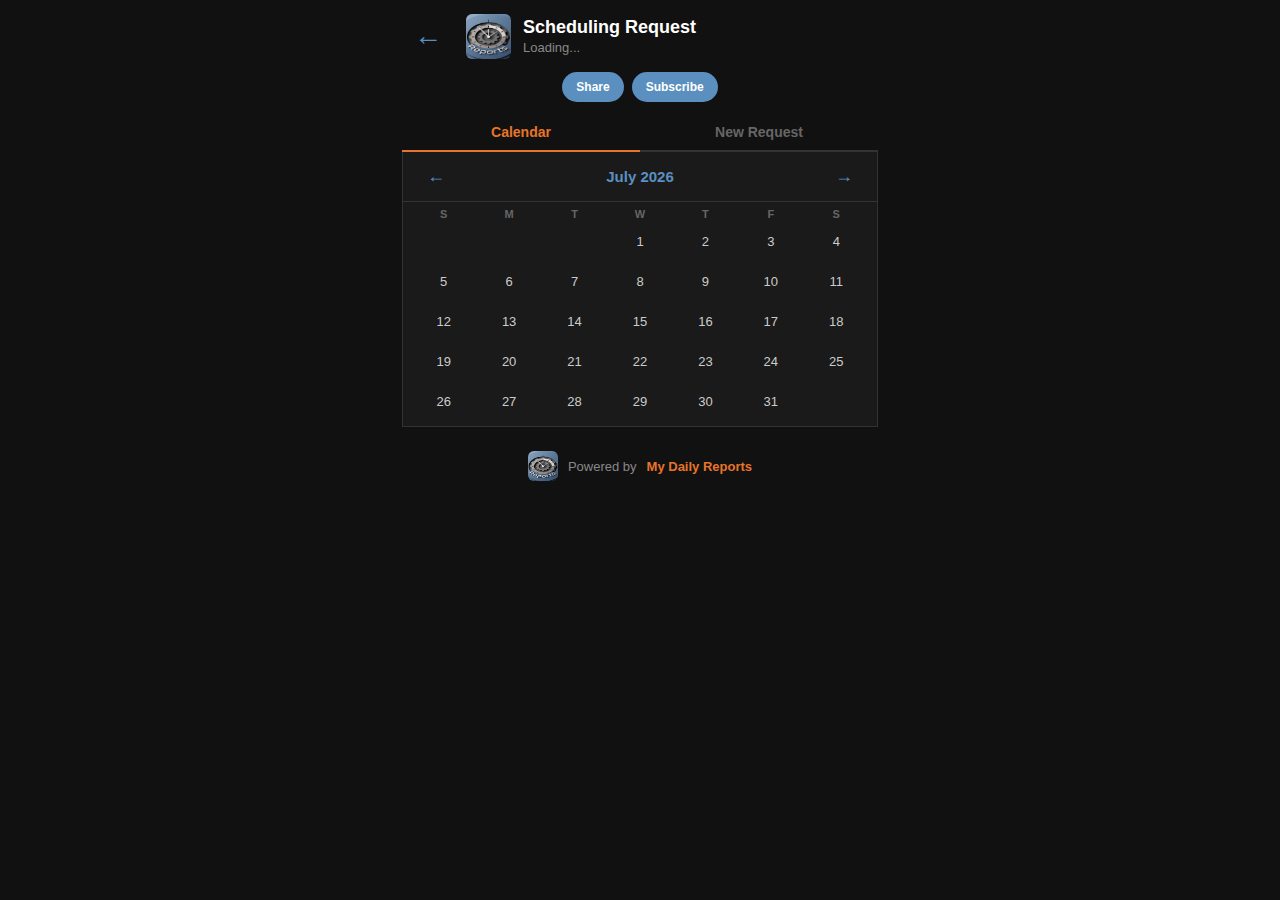
<file: schedule.html>
<!DOCTYPE html>
<html>
<head>
<meta charset="UTF-8">
<meta name="viewport" content="width=device-width, initial-scale=1.0">
<title>Scheduling Request</title>
<style>
*{box-sizing:border-box;margin:0;padding:0;}
body{font-family:-apple-system,sans-serif;max-width:500px;margin:0 auto;padding:12px;background:#111;}
.header{display:flex;align-items:center;gap:12px;margin-bottom:12px;}
.header img{width:45px;height:45px;border-radius:6px;}
.header h2{font-size:18px;margin-bottom:2px;color:#fff;}
.header p{color:#888;font-size:13px;}
.tabs{display:flex;border-bottom:2px solid #333;margin-bottom:0;}
.tab{flex:1;text-align:center;padding:10px;font-size:14px;font-weight:600;cursor:pointer;color:#666;border-bottom:2px solid transparent;margin-bottom:-2px;}
.tab.active{color:#e8742a;border-bottom-color:#e8742a;}
.card{background:#1a1a1a;border:1px solid #333;border-radius:8px;overflow:hidden;margin-bottom:12px;}
.card-top{border-radius:8px 8px 0 0;border-top:none;}
/* CALENDAR & DAY DETAIL */
.cal-nav{display:flex;justify-content:space-between;align-items:center;padding:10px 14px;border-bottom:1px solid #333;}
.cal-nav button{background:none;border:none;font-size:18px;cursor:pointer;padding:4px 10px;color:#5a8fc0;}
.cal-nav strong{font-size:15px;color:#5a8fc0;}
.week-row{display:grid;grid-template-columns:repeat(7,1fr);text-align:center;}
.week-header{font-size:11px;color:#666;padding:6px 0;font-weight:600;}
.day-cell{padding:8px 4px;font-size:13px;cursor:pointer;min-height:40px;color:#ccc;}
.day-cell.selected{background:#1e2a3a;border-radius:6px;}
.day-cell.today .day-num{background:#5a8fc0;color:#fff;border-radius:50%;width:26px;height:26px;display:inline-flex;align-items:center;justify-content:center;}
.day-detail{padding:12px 14px;border-top:1px solid #333;display:none;}
.day-detail-header{font-size:16px;font-weight:bold;color:#5a8fc0;margin-bottom:12px;}
.evt-row{padding:12px;margin-bottom:8px;background:rgba(255,255,255,0.05);border-radius:6px;border-left:3px solid #5a8fc0;font-size:13px;color:#fff;}
/* EVENT ACTIONS (EDIT/CANCEL) */
.evt-actions { display: flex; gap: 8px; margin-top: 8px; }
.btn-edit, .btn-cancel { padding: 5px 12px; border-radius: 4px; font-size: 11px; font-weight: 700; cursor: pointer; background: transparent; text-transform: uppercase; }
.btn-edit { color: #e8742a; border: 1px solid #e8742a; }
.btn-cancel { color: #c44; border: 1px solid #c44; }
.btn-scheduled { color: #4a4; border: 1px solid #4a4; padding: 5px 12px; border-radius: 4px; font-size: 11px; font-weight: 700; cursor: pointer; background: transparent; text-transform: uppercase; }
/* MULTI-FILE GRID */
.photo-box{border:2px dashed #444;border-radius:8px;padding:20px 16px;text-align:center;background:#1a1a1a;cursor:pointer;margin-bottom:14px;color:#888;}
.file-list-container { display: grid; grid-template-columns: repeat(3, 1fr); gap: 10px; margin-bottom: 14px; }
.file-item { position: relative; aspect-ratio: 1/1; background: #222; border: 1px solid #333; border-radius: 6px; overflow: hidden; display: flex; align-items: center; justify-content: center; }
.file-item img { width: 100%; height: 100%; object-fit: cover; }
.file-item .pdf-indicator { text-align: center; color: #5a8fc0; font-size: 10px; font-weight: bold; padding: 4px; }
.file-item .remove-btn { position: absolute; top: 0; right: 0; background: #e8742a; color: #fff; border: none; width: 22px; height: 22px; font-size: 16px; font-weight: bold; cursor: pointer; border-bottom-left-radius: 6px; line-height: 1; }
/* FORM ELEMENTS */
.form-wrap{background:#1a1a1a;border:1px solid #333;border-top:none;border-radius:0 0 8px 8px;padding:16px;display:none;}
.field-label{display:block;font-weight:bold;font-size:13px;margin-bottom:5px;color:#ccc;}
.field-input{width:100%;padding:10px;font-size:15px;border:1px solid #444;border-radius:6px;margin-bottom:14px;background:#222;color:#fff;}
select.field-input{background:#222;color:#fff;}
.type-btns{display:flex;gap:8px;margin-bottom:14px;}
.type-btn{flex:1;padding:12px;font-size:14px;font-weight:bold;border:2px solid #444;border-radius:8px;background:#222;cursor:pointer;text-align:center;color:#ccc;}
.type-btn.active{background:#e8742a;color:#fff;border-color:#5a8fc0;}
.dur-btns{display:flex;gap:6px;margin-bottom:14px;flex-wrap:wrap;}
.dur-btn{padding:10px 0;font-size:13px;font-weight:600;border:2px solid #444;border-radius:8px;background:#222;cursor:pointer;text-align:center;color:#ccc;flex:1;min-width:55px;}
.dur-btn.active{background:#e8742a;color:#fff;border-color:#5a8fc0;}
.special-sub{display:none;margin-bottom:14px;}
.special-sub.show{display:block;}
.email-list{background:#222;border:1px solid #333;border-radius:6px;padding:8px 12px;margin-bottom:16px;}
.email-row{display:flex;align-items:center;gap:8px;padding:7px 0;border-bottom:1px solid #333;font-size:13px;color:#ccc;}
/* COLLAPSIBLE LINKS */
.collapsible-section { border-top: 1px solid #333; margin-top: 10px; padding: 5px 0; }
.collapsible-summary { padding: 10px 0; font-size: 13px; color: #5a8fc0; font-weight: 600; cursor: pointer; list-style: none; display: flex; justify-content: space-between; align-items: center; }
.collapsible-summary::-webkit-details-marker { display: none; }
.collapsible-summary::after { content: '+'; font-size: 16px; font-weight: bold; }
details[open] .collapsible-summary::after { content: '−'; }
.submit-btn{width:100%;padding:14px;font-size:15px;font-weight:bold;color:#fff;background:#e8742a;border:none;border-radius:8px;cursor:pointer;margin-top:20px;}
.success-view{display:none;text-align:center;padding:60px 20px;color:#fff;}
.reset-btn{margin-top:16px;padding:10px 20px;font-size:14px;font-weight:bold;color:#5a8fc0;background:none;border:2px solid #5a8fc0;border-radius:8px;cursor:pointer;}
/* ADD PERSON INLINE */
.add-person-row{display:flex;align-items:center;gap:8px;padding:10px 0;border-bottom:1px solid #333;}
.add-person-row .person-icon{width:32px;height:32px;border-radius:8px;background:#222;border:1px solid #444;display:flex;align-items:center;justify-content:center;font-size:14px;flex-shrink:0;}
.add-person-row .person-info{flex:1;min-width:0;}
.add-person-row .person-name{font-size:14px;font-weight:600;color:#ccc;}
.add-person-row .person-detail{font-size:12px;color:#888;word-break:break-all;}
.add-person-row .remove-person{background:none;border:none;color:#c44;cursor:pointer;font-size:16px;padding:0 4px;}
</style>
</head>
<body>
<!-- SCHEDULING HEADER (primary) -->
<div class="header" style="display:flex;align-items:center;gap:12px;margin-bottom:12px;">
    <a id="backToHub" href="hub.html" style="background:none;border:none;color:#5a8fc0;font-size:28px;cursor:pointer;padding:8px 12px;line-height:1;border-radius:8px;min-width:48px;min-height:48px;display:flex;align-items:center;justify-content:center;text-decoration:none;">←</a>
    <img src="logo.jpg" alt="Logo" style="width:45px;height:45px;border-radius:6px;">
    <div>
        <h2>Scheduling Request</h2>
        <p id="projectSubtitle">Loading...</p>
    </div>
</div>
<div style="display:flex;justify-content:center;gap:8px;margin-bottom:12px;">
    <button id="shareCopyBtn" onclick="shareCalendarLink()" style="padding:8px 14px;font-size:12px;font-weight:700;color:#fff;background:#5a8fc0;border:none;border-radius:20px;cursor:pointer;white-space:nowrap;">Share</button>
    <button onclick="document.getElementById('shareCalSection').style.display='block';" style="padding:8px 14px;font-size:12px;font-weight:700;color:#fff;background:#5a8fc0;border:none;border-radius:20px;cursor:pointer;white-space:nowrap;">Subscribe</button>
</div>
<div class="tabs" id="tabBar">
<div class="tab active" onclick="switchTab('calendar')">Calendar</div>
<div class="tab" onclick="switchTab('request')">New Request</div>
</div>
<div id="calendarView">
<div class="card card-top" style="border-radius:0;">
<div class="cal-nav">
<button onclick="changeMonth(-1)">&larr;</button>
<strong id="monthLabel"></strong>
<button onclick="changeMonth(1)">&rarr;</button>
</div>
<div class="week-row" style="padding:0 8px;">
<div class="week-header">S</div><div class="week-header">M</div><div class="week-header">T</div><div class="week-header">W</div><div class="week-header">T</div><div class="week-header">F</div><div class="week-header">S</div>
</div>
<div id="calGrid" class="week-row" style="padding:0 8px;"></div>
<div class="day-detail" id="dayDetail">
<div class="day-detail-header" id="dayDetailHeader"></div>
<div id="dayDetailList"></div>
</div>
</div>
<!-- SUBSCRIBE TO CALENDAR (below the calendar, initially hidden — toggled by Share Calendar button) -->
<div id="shareCalSection" class="card" style="display:none;">
<div style="padding:16px;position:relative;">
<button onclick="document.getElementById('shareCalSection').style.display='none';" style="position:absolute;top:10px;right:10px;background:#333;border:1px solid #555;color:#fff;width:32px;height:32px;border-radius:50%;font-size:18px;cursor:pointer;display:flex;align-items:center;justify-content:center;line-height:1;">&times;</button>
<div style="text-align:center;margin-bottom:12px;">
<div style="color:#5a8fc0;font-weight:600;font-size:14px;">Subscribe to Calendar</div>
<div style="color:#888;font-size:12px;margin-top:4px;">Sync this schedule to your phone or computer</div>
</div>
<div style="background:#222;border:1px solid #444;border-radius:6px;padding:8px 10px;margin-bottom:12px;display:flex;align-items:center;gap:8px;">
<div id="calURLText" style="flex:1;font-size:10px;color:#888;word-break:break-all;line-height:1.3;font-family:monospace;"></div>
<button id="copyBtn" onclick="copyCalendarURL()" style="background:#5a8fc0;color:#fff;border:none;border-radius:4px;padding:6px 10px;font-size:11px;font-weight:700;cursor:pointer;white-space:nowrap;">Copy</button>
</div>
<details class="collapsible-section" style="border-top:none;"><summary class="collapsible-summary">iPhone Setup</summary><div style="padding:10px;font-size:14px;color:#ccc;line-height:1.5;">1. Settings &rarr; Calendar &rarr; Accounts<br>2. "Add Account" &rarr; "Other"<br>3. "Add Subscribed Calendar"<br>4. Paste the URL above<br>5. Done!</div></details>
<details class="collapsible-section"><summary class="collapsible-summary">iPad Setup</summary><div style="padding:10px;font-size:14px;color:#ccc;line-height:1.5;">1. Settings &rarr; Calendar &rarr; Accounts<br>2. "Add Account" &rarr; "Other"<br>3. "Add Subscribed Calendar"<br>4. Paste the URL above<br>5. Tap "Save" &mdash; the calendar will appear in your Calendar app</div></details>
<details class="collapsible-section"><summary class="collapsible-summary">Mac (Apple Calendar)</summary><div style="padding:10px;font-size:14px;color:#ccc;line-height:1.5;">1. Open the Calendar app on your Mac<br>2. File &rarr; "New Calendar Subscription..." (or press &#8997;&#8984;S)<br>3. Paste the URL above into the Calendar URL field<br>4. Click "Subscribe"<br>5. Choose a name and refresh interval (every 15 minutes recommended)<br>6. Click "OK"</div></details>
<details class="collapsible-section"><summary class="collapsible-summary">Android / Google Calendar</summary><div style="padding:10px;font-size:14px;color:#ccc;line-height:1.5;">1. Open Google Calendar on desktop<br>2. Next to "Other calendars," click (+)<br>3. Select "From URL"<br>4. Paste the URL above</div></details>
<details class="collapsible-section"><summary class="collapsible-summary">Outlook Desktop</summary><div style="padding:10px;font-size:14px;color:#ccc;line-height:1.5;">1. Open Outlook &rarr; Calendar view<br>2. Click "Add Calendar" &rarr; "From Internet"<br>3. Paste the URL above<br>4. Click "OK" and name the calendar</div></details>
<details class="collapsible-section"><summary class="collapsible-summary">Outlook Mobile</summary><div style="padding:10px;font-size:14px;color:#ccc;line-height:1.5;">1. Open Outlook app &rarr; tap the calendar icon<br>2. Tap the gear icon (Settings)<br>3. Tap your account &rarr; "Add Shared Calendar"<br>4. Select "Add from link" or "Subscribe"<br>5. Paste the URL above and save</div></details>
<details class="collapsible-section"><summary class="collapsible-summary">Outlook Web (outlook.com)</summary><div style="padding:10px;font-size:14px;color:#ccc;line-height:1.5;">1. Go to outlook.com &rarr; Calendar<br>2. Click "Add calendar" in the left sidebar<br>3. Select "Subscribe from web"<br>4. Paste the URL above<br>5. Name it and click "Import"</div></details>
</div>
</div>
</div>
<!-- BRANDING (below the calendar) -->
<div style="display:flex;align-items:center;justify-content:center;gap:10px;padding:12px 0;margin-bottom:8px;">
    <img src="logo.jpg" alt="Logo" style="width:30px;height:30px;border-radius:6px;">
    <span style="font-size:13px;color:#888;">Powered by</span>
    <a href="https://mydailyreports.org" target="_blank" style="font-size:13px;font-weight:700;color:#e8742a;text-decoration:none;">My Daily Reports</a>
</div>
<div id="requestView" class="form-wrap">
<label class="field-label">Photos or PDFs *</label>
<div class="photo-box" onclick="document.getElementById('photoIn').click()">
    <div id="photoPrompt">&#128247; Tap to select multiple photos or PDFs</div>
</div>
<input type="file" id="photoIn" onchange="handleFileSelection(this)" multiple style="display:none;">
<div id="filePreviewGrid" class="file-list-container"></div>
<label class="field-label">Date *</label>
<input type="date" id="iDate" class="field-input">
<div id="dateWarning" style="display:none;color:#ef4444;font-size:12px;font-weight:600;margin-top:-10px;margin-bottom:10px;"></div>
<label class="field-label">Time *</label>
<select id="iTime" class="field-input">
<option value="">Select time</option>
<option value="flexible">Flexible — anytime today</option>
<option value="05:00">5:00 AM</option><option value="05:30">5:30 AM</option>
<option value="06:00">6:00 AM</option><option value="06:30">6:30 AM</option>
<option value="07:00">7:00 AM</option><option value="07:30">7:30 AM</option>
<option value="08:00">8:00 AM</option><option value="08:30">8:30 AM</option>
<option value="09:00">9:00 AM</option><option value="09:30">9:30 AM</option>
<option value="10:00">10:00 AM</option><option value="10:30">10:30 AM</option>
<option value="11:00">11:00 AM</option><option value="11:30">11:30 AM</option>
<option value="12:00">12:00 PM</option><option value="12:30">12:30 PM</option>
<option value="13:00">1:00 PM</option><option value="13:30">1:30 PM</option>
<option value="14:00">2:00 PM</option><option value="14:30">2:30 PM</option>
<option value="15:00">3:00 PM</option><option value="15:30">3:30 PM</option>
<option value="16:00">4:00 PM</option><option value="16:30">4:30 PM</option>
<option value="17:00">5:00 PM</option>
</select>
<label class="field-label">Scheduling Request #/Title (Optional)</label>
<input type="text" id="iIdentifier" class="field-input" maxlength="50">
<label class="field-label">Duration *</label>
<div class="dur-btns" id="durBtns">
<div class="dur-btn" onclick="setDur('30')">30 min</div>
<div class="dur-btn" onclick="setDur('60')">1 hr</div>
<div class="dur-btn" onclick="setDur('120')">2 hr</div>
<div class="dur-btn" onclick="setDur('240')">4 hr</div>
<div class="dur-btn" onclick="setDur('480')">All Day</div>
</div>
<label class="field-label">Type *</label>
<div class="type-btns">
<div class="type-btn" id="btnSpecial" onclick="setType('Special')">Special</div>
<div class="type-btn" id="btnRegular" onclick="setType('Regular')">Regular</div>
</div>
<div class="special-sub" id="specialSub">
<label class="field-label">Special Visit Type *</label>
<select class="field-input" id="specialType">
<option value="">Select type</option>
<option value="Soils">Soils</option><option value="Material ID">Material ID</option>
<option value="Material ID CWI">Material ID CWI</option><option value="Concrete">Concrete</option>
<option value="Bolting">Bolting</option><option value="Pull Test">Pull Test</option>
<option value="Shotcrete">Shotcrete</option><option value="Fireproofing">Fireproofing</option>
<option value="UT/MP">UT/MP</option><option value="Post Inst. Anchor">Post Inst. Anchor</option><option value="Epoxy">Epoxy</option><option value="Grout">Grout</option>
</select>
</div>
<label class="field-label">Submitted By *</label>
<select id="iName" class="field-input">
<option value="">Select your name</option>
</select>

<!-- ADD PERSON SECTION — matches job settings pattern -->
<div style="background:#1a1a1a;border:1px solid #333;border-radius:8px;padding:14px;margin-bottom:14px;">
    <div style="display:flex;align-items:center;gap:8px;margin-bottom:10px;">
        <span style="font-size:14px;">👤</span>
        <span style="font-size:13px;font-weight:600;color:#5a8fc0;">Project Team</span>
    </div>
    <div id="teamListContainer"></div>
    <div style="display:flex;flex-direction:column;gap:8px;margin-top:10px;">
        <input type="text" id="iNewName" class="field-input" placeholder="Name" style="margin-bottom:0;" autocomplete="off">
        <div style="display:flex;gap:8px;">
            <input type="email" id="iNewEmail" class="field-input" placeholder="Email" style="margin-bottom:0;flex:1;" autocomplete="off" onkeydown="if(event.key==='Enter')addPersonToTeam();">
            <button onclick="addPersonToTeam()" style="padding:10px 16px;background:#5a8fc0;border:none;border-radius:6px;color:#fff;font-size:13px;font-weight:700;cursor:pointer;white-space:nowrap;">Add</button>
        </div>
        <input type="text" id="iNewCompany" class="field-input" placeholder="Company/Role (optional)" style="margin-bottom:0;" autocomplete="off">
    </div>
</div>

<label class="field-label">Notes</label>
<textarea id="iNotes" class="field-input" rows="3" placeholder="Optional details"></textarea>
<label class="field-label">Send a copy to:</label>
<div class="email-list" id="emailListContainer">
</div>
<details class="collapsible-section" id="addlEmailSection">
    <summary class="collapsible-summary">Additional Email Recipients <span id="addlCount" style="color:#888;font-size:11px;font-weight:400;"></span></summary>
    <div style="padding-bottom:10px;">
        <div id="addlEmailList" style="margin-bottom:8px;"></div>
        <div style="display:flex;flex-direction:column;gap:6px;">
            <input type="text" id="addlName" class="field-input" placeholder="Name" style="margin-bottom:0;" autocomplete="off">
            <div style="display:flex;gap:8px;align-items:center;">
                <input type="email" id="addlEmail" class="field-input" placeholder="Email" style="margin-bottom:0;flex:1;" autocomplete="off" onkeydown="if(event.key==='Enter')addAdditionalRecipient();">
                <button onclick="addAdditionalRecipient()" style="padding:10px 16px;background:#5a8fc0;border:none;border-radius:6px;color:#fff;font-size:13px;font-weight:700;cursor:pointer;white-space:nowrap;">Add</button>
            </div>
        </div>
    </div>
</details>
<button onclick="submitIR()" id="submitBtn" class="submit-btn">Submit Scheduling Request</button>
</div>
<div class="success-view" id="successView" style="display:none; text-align:center; padding:60px 20px; color:#fff;">
<div style="font-size:48px;">&#9989;</div>
<h2>Request Submitted</h2>
<button onclick="resetForm()" style="background:none; border:2px solid #5a8fc0; color:#5a8fc0; padding:10px 20px; border-radius:8px; margin-top:20px; cursor:pointer;">Submit Another</button>
</div>
<script>
var SB='https://wluvkmpncafugdbunlkw.supabase.co';
var params=new URLSearchParams(window.location.search);
var hashSlug=window.location.hash?window.location.hash.substring(1):'';
var PROJ=params.get('project')||hashSlug||'';
var inspSlug=params.get('i')||'';
var cleanName=PROJ.replace(/-/g,' ');
var AK='eyJhbGciOiJIUzI1NiIsInR5cCI6IkpXVCJ9.eyJpc3MiOiJzdXBhYmFzZSIsInJlZiI6IndsdXZrbXBuY2FmdWdkYnVubGt3Iiwicm9sZSI6ImFub24iLCJpYXQiOjE3NzIzMDU1MTUsImV4cCI6MjA4Nzg4MTUxNX0.HZpQ2xVGpf4EQ0BVDmIEuPqW5T_eNG5OqBNAqT03rH8';
var isAdmin=params.get('admin')==='true';
var JOB_ID=params.get('job_id')||'';
var teamMembers=[];
var OWNER_USER_ID='';

// If no project selected, redirect to hub to pick one
if(!PROJ && inspSlug){
    window.location.href='hub.html?i='+encodeURIComponent(inspSlug);
} else if(!PROJ && !inspSlug){
    document.getElementById('projectSubtitle').textContent='No project selected';
}

// Set up back button with inspector slug
if(inspSlug){
    document.getElementById('backToHub').href='hub.html?i='+encodeURIComponent(inspSlug);
}

document.getElementById('projectSubtitle').textContent=cleanName||'Loading...';
document.title=(cleanName||'Schedule')+' - Scheduling Request';
var allFiles=[], inspType='', inspDur='', cM=new Date().getMonth(), cY=new Date().getFullYear(), mD={};
var savedContacts=[];
function handleFileSelection(input) {
    var files=Array.from(input.files);
    files.forEach(function(file){
        if(file.size>(file.type==='application/pdf'?25*1024*1024:10*1024*1024)){
            alert(file.name+" is too large."); return;
        }
        allFiles.push(file);
    });
    renderFileGrid(); input.value='';
}
function removeFile(index){ allFiles.splice(index,1); renderFileGrid(); }
function renderFileGrid(){
    var grid=document.getElementById('filePreviewGrid');
    grid.innerHTML='';
    allFiles.forEach(function(file,index){
        var item=document.createElement('div');
        item.className='file-item';
        if(file.type==='application/pdf'){
            item.innerHTML='<div class="pdf-indicator">PDF<br>'+file.name.substring(0,8)+'...</div>';
        } else {
            var img=document.createElement('img');
            img.src=URL.createObjectURL(file); item.appendChild(img);
        }
        var removeBtn=document.createElement('button');
        removeBtn.className='remove-btn'; removeBtn.innerHTML='&times;';
        removeBtn.onclick=function(){removeFile(index);};
        item.appendChild(removeBtn); grid.appendChild(item);
    });
}
function showDay(d){
    var list=document.getElementById('dayDetailList');
    var header=document.getElementById('dayDetailHeader');
    header.textContent="Schedule for "+d;
    // Filter out deleted, but keep cancelled (shown ghosted)
    var evts=(mD[d]||[]).filter(function(e){return e.status!=='deleted';});
    var tipHtml='<div style="font-size:11px;color:#5a8fc0;padding:6px 10px;margin-bottom:8px;background:rgba(90,143,192,0.08);border-radius:4px;">Tip: Allow travel time between visits when scheduling.</div>';
    if(evts.length===0){
        list.innerHTML=tipHtml+'<div style="color:#888;padding:10px;">No visits scheduled</div>';
    } else {
        var html=tipHtml;
        evts.forEach(function(e){
            var isCancelled=e.status==='cancelled';
            var isScheduled=e.status==='scheduled';
            var rowStyle=isCancelled?'opacity:0.45;text-decoration:line-through;':'';
            html+='<div class="evt-row" style="'+rowStyle+'">';
            html+='<span class="evt-time">'+(e.flexible_display==='flexible'?'Flexible':e.inspection_time.substring(0,5))+'</span>';
            html+=' — <span class="evt-type">'+(e.inspection_types||[]).join(', ')+'</span>';
            if(e.project!==PROJ) html+=' <span style="color:#888;font-size:11px;">('+e.project+')</span>';
            if(e.inspection_identifier) html+='<div style="color:#e8742a;font-weight:700;font-size:13px;margin:4px 0;">'+e.inspection_identifier+'</div>';
            html+='<div style="font-size:11px;color:#888;margin-top:4px;">By: '+e.submitted_by+'</div>';
            if(e.location_detail) html+='<div style="font-size:11px;color:#5a8fc0;margin-top:2px;">📍 '+e.location_detail+'</div>';
            if(e.duration) html+='<div style="font-size:11px;color:#888;margin-top:2px;">Duration: '+(e.duration>=60?(e.duration/60)+'hr':e.duration+'min')+'</div>';
            if(isCancelled){
                html+='<div style="color:#c44;font-size:12px;font-weight:600;margin-top:4px;">Cancelled</div>';
            } else if(isScheduled){
                html+='<div style="color:#4a4;font-size:13px;font-weight:700;margin-top:6px;padding:4px 10px;background:rgba(74,170,74,0.12);border:1px solid #4a4;border-radius:6px;display:inline-block;">✅ Scheduled</div>';
            } else {
                html+='<div style="color:#e8742a;font-size:12px;font-weight:600;margin-top:4px;">⏳ Pending</div>';
            }
            // Actions — only for non-cancelled events on this project
            if(!isCancelled && e.project===PROJ){
                html+='<div class="evt-actions">';
                if(isAdmin){
                    if(!isScheduled){
                        // Pending: green Confirm Schedule button
                        html+='<button style="color:#fff;background:#4a4;border:none;padding:6px 14px;border-radius:6px;font-size:12px;font-weight:700;cursor:pointer;" onclick="scheduleInsp(\''+e.id+'\')">Confirm Schedule</button>';
                    }
                    // Admin always gets Edit / Delete / Cancel
                    html+='<button class="btn-edit" onclick="editInspAdmin(\''+e.id+'\',\''+e.inspection_date+'\',\''+e.inspection_time.substring(0,5)+'\',\''+(e.duration||'')+'\')">Edit</button>';
                    html+='<button style="color:#fff;background:#c44;border:none;padding:5px 12px;border-radius:4px;font-size:11px;font-weight:700;cursor:pointer;text-transform:uppercase;" onclick="deleteInsp(\''+e.id+'\')">Delete</button>';
                    html+='<button class="btn-cancel" onclick="cancelInsp(\''+e.id+'\',\''+e.project+'\',\'Regular\',\''+e.inspection_date+'\',\''+e.inspection_time.substring(0,5)+'\')">Cancel</button>';
                } else {
                    // Non-admin: Edit + Cancel (for own submissions)
                    html+='<button class="btn-edit" onclick="editInsp(\''+e.id+'\',\''+e.inspection_date+'\',\''+e.inspection_time.substring(0,5)+'\')">Edit</button>';
                    html+='<button class="btn-cancel" onclick="cancelInsp(\''+e.id+'\',\''+e.project+'\',\'Regular\',\''+e.inspection_date+'\',\''+e.inspection_time.substring(0,5)+'\')">Cancel</button>';
                }
                html+='</div>';
            }
            html+='</div>';
        });
        list.innerHTML=html;
    }
    document.getElementById('dayDetail').style.display='block';
}
function showActionModal(title,names,callback){
var overlay=document.createElement('div');
overlay.style.cssText='position:fixed;top:0;left:0;width:100%;height:100%;background:rgba(0,0,0,0.7);z-index:999;display:flex;align-items:center;justify-content:center;';
var box=document.createElement('div');
box.style.cssText='background:#1a1a1a;border:1px solid #333;border-radius:10px;padding:20px;width:280px;';
var h=document.createElement('div'); h.style.cssText='font-size:14px;font-weight:bold;color:#fff;margin-bottom:12px;'; h.textContent=title; box.appendChild(h);
names.forEach(function(n){
var btn=document.createElement('button'); btn.style.cssText='display:block;width:100%;padding:12px;margin-bottom:8px;font-size:14px;font-weight:600;color:#fff;background:#222;border:1px solid #444;border-radius:6px;cursor:pointer;text-align:left;'; btn.textContent=n;
btn.onclick=function(){document.body.removeChild(overlay);callback(n);}; box.appendChild(btn);
});
var cancel=document.createElement('button'); cancel.style.cssText='display:block;width:100%;padding:10px;font-size:13px;color:#888;background:transparent;border:1px solid #333;border-radius:6px;cursor:pointer;margin-top:4px;'; cancel.textContent='Never mind';
cancel.onclick=function(){document.body.removeChild(overlay);}; box.appendChild(cancel);
overlay.appendChild(box); document.body.appendChild(overlay);
}
function cancelInsp(id,proj,ty,date,time){
var team=teamMembers.map(function(m){return m.name;}).filter(Boolean).concat(savedContacts.map(function(c){return c.name;}));
team=team.filter(function(n,i){return team.indexOf(n)===i;}); // deduplicate
if(team.length===0) team=["(no saved contacts)"];
showActionModal('Who is cancelling this?',team,function(who){
var reason=prompt('Reason (optional):');
fetch(SB+'/functions/v1/update-inspection',{method:'POST',headers:{'Authorization':'Bearer '+AK,'apikey':AK,'Content-Type':'application/json'},body:JSON.stringify({request_id:id,action:'cancel',action_by:who,reason:reason||'',notify:true})})
.then(function(r){return r.json();}).then(function(data){if(data.success){alert('Cancelled. Notifications sent.'); loadMD();} else {alert('Error: '+data.error);}});
});
}
function editInsp(id,oldDate,oldTime){
var team=teamMembers.map(function(m){return m.name;}).filter(Boolean).concat(savedContacts.map(function(c){return c.name;}));
team=team.filter(function(n,i){return team.indexOf(n)===i;});
if(team.length===0) team=["(no saved contacts)"];
showActionModal('Who is editing this?',team,function(who){ showEditModal(id,oldDate,oldTime,who); });
}
function showEditModal(id,oldDate,oldTime,who){
var overlay=document.createElement('div'); overlay.style.cssText='position:fixed;top:0;left:0;width:100%;height:100%;background:rgba(0,0,0,0.8);z-index:1000;display:flex;align-items:center;justify-content:center;padding:20px;';
var modal=document.createElement('div'); modal.style.cssText='background:#1a1a1a;border-radius:12px;padding:30px;max-width:400px;width:100%;border:1px solid #333;';
modal.innerHTML='<h3 style="color:#e8742a;margin-bottom:20px;">Edit Request</h3><label style="color:#ccc;font-size:13px;">New Date</label><input type="date" id="eDate" value="'+oldDate+'" class="field-input"><label style="color:#ccc;font-size:13px;">New Time</label><input type="time" id="eTime" value="'+oldTime+'" class="field-input"><div style="display:flex;gap:10px;margin-top:20px;"><button id="cEdit" style="flex:1;background:#333;color:#fff;padding:12px;border:none;border-radius:8px;">Cancel</button><button id="sEdit" style="flex:1;background:#e8742a;color:#fff;padding:12px;border:none;border-radius:8px;">Save</button></div>';
overlay.appendChild(modal); document.body.appendChild(overlay);
document.getElementById('cEdit').onclick=function(){overlay.remove();};
document.getElementById('sEdit').onclick=function(){
var nD=document.getElementById('eDate').value, nT=document.getElementById('eTime').value;
fetch(SB+'/functions/v1/update-inspection',{method:'POST',headers:{'Authorization':'Bearer '+AK,'apikey':AK,'Content-Type':'application/json'},body:JSON.stringify({request_id:id,action:'edit',action_by:who,new_date:nD,new_time:nT,notify:true})})
.then(function(r){return r.json();}).then(function(data){if(data.success){alert('Updated. Notifications sent.'); overlay.remove(); loadMD();} else {alert('Error: '+data.error);}});
};
}
function editInspAdmin(id,oldDate,oldTime,oldDur){
    showEditModalAdmin(id,oldDate,oldTime,oldDur);
}
function showEditModalAdmin(id,oldDate,oldTime,oldDur){
var overlay=document.createElement('div'); overlay.style.cssText='position:fixed;top:0;left:0;width:100%;height:100%;background:rgba(0,0,0,0.8);z-index:1000;display:flex;align-items:center;justify-content:center;padding:20px;';
var modal=document.createElement('div'); modal.style.cssText='background:#1a1a1a;border-radius:12px;padding:30px;max-width:400px;width:100%;border:1px solid #333;';
var durOpts=['30','60','120','240','480'];
var durLabels=['30 min','1 hr','2 hr','4 hr','All Day'];
var durHtml='<select id="eDur" class="field-input">';
durOpts.forEach(function(v,i){durHtml+='<option value="'+v+'"'+(v===oldDur?' selected':'')+'>'+durLabels[i]+'</option>';});
durHtml+='</select>';
modal.innerHTML='<h3 style="color:#e8742a;margin-bottom:20px;">Edit Request</h3>'
+'<label style="color:#ccc;font-size:13px;">Date</label><input type="date" id="eaDate" value="'+oldDate+'" class="field-input">'
+'<label style="color:#ccc;font-size:13px;">Time</label><input type="time" id="eaTime" value="'+oldTime+'" class="field-input">'
+'<label style="color:#ccc;font-size:13px;">Duration</label>'+durHtml
+'<label style="color:#ccc;font-size:13px;">Notes</label><textarea id="eaNotes" class="field-input" rows="3" placeholder="Optional notes"></textarea>'
+'<div style="display:flex;gap:10px;margin-top:20px;"><button id="caEdit" style="flex:1;background:#333;color:#fff;padding:12px;border:none;border-radius:8px;cursor:pointer;">Cancel</button><button id="saEdit" style="flex:1;background:#e8742a;color:#fff;padding:12px;border:none;border-radius:8px;cursor:pointer;">Save</button></div>';
overlay.appendChild(modal); document.body.appendChild(overlay);
document.getElementById('caEdit').onclick=function(){overlay.remove();};
document.getElementById('saEdit').onclick=function(){
var nD=document.getElementById('eaDate').value, nT=document.getElementById('eaTime').value;
var nDur=document.getElementById('eDur').value, nNotes=document.getElementById('eaNotes').value;
fetch(SB+'/functions/v1/update-inspection',{method:'POST',headers:{'Authorization':'Bearer '+AK,'apikey':AK,'Content-Type':'application/json'},body:JSON.stringify({request_id:id,action:'edit',action_by:'Admin',new_date:nD,new_time:nT,new_duration:nDur,new_notes:nNotes})})
.then(function(r){return r.json();}).then(function(data){if(data.success){overlay.remove(); loadMD();} else {alert('Error: '+data.error);}});
};
}
function deleteInsp(id){
if(!confirm('Delete this scheduling request? This cannot be undone.')) return;
fetch(SB+'/functions/v1/update-inspection',{method:'POST',headers:{'Authorization':'Bearer '+AK,'apikey':AK,'Content-Type':'application/json'},body:JSON.stringify({request_id:id,action:'delete',action_by:'Admin'})})
.then(function(r){return r.json();}).then(function(data){if(data.success){loadMD();} else {alert('Error: '+(data.error||'Unknown'));}})
.catch(function(err){alert('Failed: '+err.message);});
}
// Calendar feed: use inspector slug for full calendar (all projects), fall back to project-only
var calFeedURL=inspSlug
    ? SB+'/functions/v1/calendar-feed?slug='+encodeURIComponent(inspSlug)
    : SB+'/functions/v1/calendar-feed?project='+encodeURIComponent(PROJ);
// Update displayed URL once we have user_id (prefer user_id for a stable subscription URL)
function updateCalFeedURL(){
    if(OWNER_USER_ID){
        calFeedURL=SB+'/functions/v1/calendar-feed?user_id='+OWNER_USER_ID;
    }
    var el=document.getElementById('calURLText');if(el)el.textContent=calFeedURL;
}
setTimeout(updateCalFeedURL,200);
function copyCalendarURL(){
    navigator.clipboard.writeText(calFeedURL);
    var btn=document.getElementById('copyBtn');
    btn.textContent='Copied'; btn.style.background='#4a4';
    setTimeout(function(){btn.textContent='Copy'; btn.style.background='#5a8fc0';},2000);
}
function shareCalendarLink(){
    var shareURL=window.location.href;
    navigator.clipboard.writeText(shareURL);
    var btn=document.getElementById('shareCopyBtn');
    btn.textContent='Copied!'; btn.style.background='#4a4';
    setTimeout(function(){ btn.textContent='Share'; btn.style.background='#5a8fc0'; },2000);
}
function switchTab(t){
document.querySelectorAll('.tab')[0].classList.toggle('active',t==='calendar');
document.querySelectorAll('.tab')[1].classList.toggle('active',t==='request');
document.getElementById('calendarView').style.display=t==='calendar'?'block':'none';
document.getElementById('requestView').style.display=t==='request'?'block':'none';
}
function changeMonth(dir){ cM+=dir; if(cM>11){cM=0;cY++;} if(cM<0){cM=11;cY--;} renderCal(); loadMD(); }
function ds(y,m,d){return y+'-'+String(m+1).padStart(2,'0')+'-'+String(d).padStart(2,'0');}
function loadMD(){
    if(!OWNER_USER_ID){renderCal();return;} // wait until we know whose calendar
    var base=SB+'/rest/v1/inspection_requests?user_id=eq.'+OWNER_USER_ID+'&and=(status.neq.cancelled,status.neq.deleted)';
    var hdrs={headers:{'apikey':AK,'Authorization':'Bearer '+AK}};
    Promise.all([
        fetch(base+'&inspection_types=cs.%7BRegular%7D',hdrs).then(function(r){return r.json();}),
        fetch(base+'&inspection_types=cs.%7BSpecial%7D',hdrs).then(function(r){return r.json();}),
        fetch(base+'&inspection_types=cs.%7BConcrete%7D',hdrs).then(function(r){return r.json();}),
        fetch(base+'&inspection_types=cs.%7BGrout%7D',hdrs).then(function(r){return r.json();}),
        fetch(base+'&inspection_types=cs.%7BShotcrete%7D',hdrs).then(function(r){return r.json();})
    ]).then(function(res){
        mD={};var seen={};
        res[0].concat(res[1]).concat(res[2]).concat(res[3]).concat(res[4]).forEach(function(v){
            if(seen[v.id])return;seen[v.id]=true;
            if(!mD[v.inspection_date])mD[v.inspection_date]=[];
            mD[v.inspection_date].push(v);
        });
        renderCal();
    });
}
function renderCal(){
    var g=document.getElementById('calGrid');g.innerHTML='';
    document.getElementById('monthLabel').textContent=['January','February','March','April','May','June','July','August','September','October','November','December'][cM]+' '+cY;
    var sd=new Date(cY,cM,1).getDay(),ld=new Date(cY,cM+1,0).getDate();
    for(var i=0;i<sd;i++) g.appendChild(document.createElement('div')).className='day-cell other-month';
    for(var d=1;d<=ld;d++){
        var s=ds(cY,cM,d),c=document.createElement('div');
        c.className='day-cell';c.innerHTML='<span class="day-num">'+d+'</span>';
        if(mD[s]){
            var active=mD[s].filter(function(e){return e.status!=='cancelled';});
            if(active.length>0){
                var scheduled=active.filter(function(e){return e.status==='scheduled';}).length;
                var pending=active.length-scheduled;
                var dots='';
                if(scheduled>0) dots+='<span style="color:#4a4;">✅ '+scheduled+'</span> ';
                if(pending>0) dots+='<span style="color:#e8742a;">⏳ '+pending+'</span>';
                c.innerHTML+='<div style="font-size:10px;font-weight:700;line-height:1.4;">'+dots+'</div>';
            }
        }
        c.onclick=(function(x){return function(){showDay(x);};})(s);
        g.appendChild(c);
    }
}
function setType(t){inspType=t;document.getElementById('btnSpecial').classList.toggle('active',t==='Special');document.getElementById('btnRegular').classList.toggle('active',t==='Regular');document.getElementById('specialSub').classList.toggle('show',t==='Special');if(t!=='Special')document.getElementById('specialType').selectedIndex=0;}
function setDur(d){inspDur=d;document.querySelectorAll('.dur-btn').forEach(function(b){b.classList.remove('active');});event.target.classList.add('active');}
function scheduleInsp(id){
fetch(SB+'/functions/v1/update-inspection',{method:'POST',headers:{'Authorization':'Bearer '+AK,'apikey':AK,'Content-Type':'application/json'},body:JSON.stringify({request_id:id,action:'schedule'})})
.then(function(r){return r.json();}).then(function(data){if(data.success){alert('Marked as Scheduled — notifications sent.'); loadMD();} else {alert('Error: '+(data.error||'Unknown'));}})
.catch(function(err){alert('Failed: '+err.message);});
}
// ── ADD PERSON TO TEAM (like job settings pattern) ──
function addPersonToTeam(){
    var name=document.getElementById('iNewName').value.trim();
    var email=document.getElementById('iNewEmail').value.trim();
    var company=document.getElementById('iNewCompany').value.trim();
    if(!name){alert('Name is required.');return;}
    // Add to local list immediately
    var newContact={name:name,email:email,company:company,project:PROJ};
    savedContacts.push(newContact);
    renderTeamList();
    refreshDropdownAndEmails();
    // Auto-select the new person as submitter
    var sel=document.getElementById('iName');
    for(var i=0;i<sel.options.length;i++){if(sel.options[i].value===name){sel.selectedIndex=i;break;}}
    // Save last selected name
    try{localStorage.setItem('mdr_last_submitter_'+PROJ,name);}catch(e){}
    // Clear inputs
    document.getElementById('iNewName').value='';
    document.getElementById('iNewEmail').value='';
    document.getElementById('iNewCompany').value='';
    // Save to Supabase in background
    fetch(SB+'/rest/v1/contacts',{method:'POST',headers:{'apikey':AK,'Authorization':'Bearer '+AK,'Content-Type':'application/json','Prefer':'resolution=merge-duplicates'},body:JSON.stringify({name:name,email:email||null,company:company||null,project:PROJ})}).catch(function(){});
    // Also cache contacts locally
    try{localStorage.setItem('mdr_contacts_'+PROJ,JSON.stringify(savedContacts));}catch(e){}
}
function removePersonFromTeam(index){
    savedContacts.splice(index,1);
    renderTeamList();
    refreshDropdownAndEmails();
}
function renderTeamList(){
    var container=document.getElementById('teamListContainer');
    container.innerHTML='';
    savedContacts.forEach(function(c,i){
        var row=document.createElement('div');
        row.className='add-person-row';
        row.innerHTML='<div class="person-icon">👤</div>'
            +'<div class="person-info">'
            +'<div class="person-name">'+c.name+(c.company?' ('+c.company+')':'')+'</div>'
            +(c.email?'<div class="person-detail">'+c.email+'</div>':'')
            +'</div>'
            +'<button class="remove-person" onclick="removePersonFromTeam('+i+')">✕</button>';
        container.appendChild(row);
    });
}
function refreshDropdownAndEmails(){
    // Update Submitted By dropdown
    var sel=document.getElementById('iName');
    var currentVal=sel.value;
    // If no current val, try restoring from localStorage
    if(!currentVal){try{currentVal=localStorage.getItem('mdr_last_submitter_'+PROJ)||'';}catch(e){}}
    sel.innerHTML='<option value="">Select your name</option>';
    var addedNames={};
    // Team members first in the dropdown
    teamMembers.forEach(function(m){
        if(!m.name||addedNames[m.name.toLowerCase()])return;
        addedNames[m.name.toLowerCase()]=true;
        var o=document.createElement('option');
        o.value=m.name;
        o.textContent=m.name;
        sel.appendChild(o);
    });
    savedContacts.forEach(function(c){
        if(addedNames[c.name.toLowerCase()])return;
        addedNames[c.name.toLowerCase()]=true;
        var o=document.createElement('option');
        o.value=c.name;
        o.textContent=c.name+(c.company?' ('+c.company+')':'');
        sel.appendChild(o);
    });
    // Restore selection if still valid
    if(currentVal){
        for(var i=0;i<sel.options.length;i++){
            if(sel.options[i].value===currentVal){sel.selectedIndex=i;break;}
        }
    }
    // Update email checkboxes — team members first, then contacts (deduplicated)
    var emailContainer=document.getElementById('emailListContainer');
    emailContainer.innerHTML='';
    var addedEmails={};
    // Project team members (from job settings) — shown first with "Team" badge
    teamMembers.forEach(function(m){
        if(!m.email||addedEmails[m.email.toLowerCase()])return;
        addedEmails[m.email.toLowerCase()]=true;
        var lbl=document.createElement('label');
        lbl.className='email-row';
        lbl.innerHTML='<input type="checkbox" value="'+m.email+'" class="emailCheck"> '+m.name+' <span style="font-size:10px;color:#f97316;font-weight:600;">(Team)</span>';
        emailContainer.appendChild(lbl);
    });
    // Saved contacts (skip duplicates already added from team)
    savedContacts.forEach(function(c){
        if(!c.email||addedEmails[c.email.toLowerCase()])return;
        addedEmails[c.email.toLowerCase()]=true;
        var lbl=document.createElement('label');
        lbl.className='email-row';
        lbl.innerHTML='<input type="checkbox" value="'+c.email+'" class="emailCheck">'+c.name+(c.company?' ('+c.company+')':'');
        emailContainer.appendChild(lbl);
    });
}
function checkSchedulingConflicts(date,time,types,dur){
    var dayEvents=(mD[date]||[]).filter(function(e){return e.status!=='cancelled' && e.status!=='deleted';});
    if(dayEvents.length===0) return null;
    var blockingTypes=['Concrete','Shotcrete','Grout'];
    var isBlocking=types.some(function(t){return blockingTypes.indexOf(t)>=0;});
    var reqMinutes=parseInt(time.split(':')[0])*60+parseInt(time.split(':')[1]);
    var reqEnd=reqMinutes+parseInt(dur||60);
    var warnings=[];
    dayEvents.forEach(function(e){
        var eTime=e.inspection_time?e.inspection_time.substring(0,5):'';
        if(!eTime||e.flexible_display==='flexible') return;
        var eMin=parseInt(eTime.split(':')[0])*60+parseInt(eTime.split(':')[1]);
        var eDur=parseInt(e.duration||60);
        var eEnd=eMin+eDur;
        var overlaps=(reqMinutes<eEnd && reqEnd>eMin);
        if(!overlaps) return;
        var eTypes=e.inspection_types||[];
        var eIsBlocking=eTypes.some(function(t){return blockingTypes.indexOf(t)>=0;});
        // Rule 1: Blocking types cannot overlap anything
        if(isBlocking || eIsBlocking){
            warnings.push((eTypes.join('/')||'Inspection')+' at '+eTime+(e.project!==PROJ?' ('+e.project+')':'')+' — blocking type conflict');
        }
        // Rule 2: Regular cannot overlap Regular across different jobs
        else if(types.indexOf('Regular')>=0 && eTypes.indexOf('Regular')>=0 && e.project!==PROJ){
            warnings.push('Regular at '+eTime+' ('+e.project+') — cannot overlap Regular across jobs');
        }
    });
    return warnings.length>0?warnings:null;
}
// ── Additional Email Recipients (persistent, collapsible) ──
var additionalRecipients=[];
var ADDL_STORAGE_KEY='mdr_addl_recipients_'+PROJ;
function loadAdditionalRecipients(){
    try{var stored=localStorage.getItem(ADDL_STORAGE_KEY);if(stored)additionalRecipients=JSON.parse(stored);}catch(e){}
    renderAdditionalRecipients();
}
function saveAdditionalRecipients(){
    try{localStorage.setItem(ADDL_STORAGE_KEY,JSON.stringify(additionalRecipients));}catch(e){}
}
function renderAdditionalRecipients(){
    var container=document.getElementById('addlEmailList');
    var countEl=document.getElementById('addlCount');
    if(countEl)countEl.textContent=additionalRecipients.length>0?'('+additionalRecipients.length+')':'';
    if(!container)return;
    if(additionalRecipients.length===0){container.innerHTML='';return;}
    var html='';
    additionalRecipients.forEach(function(r,i){
        html+='<div style="display:flex;align-items:center;gap:8px;padding:7px 0;border-bottom:1px solid #333;">';
        html+='<input type="checkbox" class="addlCheck" value="'+r.email+'" '+(r.checked!==false?'checked':'')+' onchange="toggleAddlRecipient('+i+',this.checked)" style="flex-shrink:0;">';
        html+='<div style="flex:1;min-width:0;">';
        html+='<div style="font-size:13px;color:#ccc;font-weight:600;">'+r.name+'</div>';
        html+='<div style="font-size:11px;color:#888;word-break:break-all;">'+r.email+'</div>';
        html+='</div>';
        html+='<button onclick="removeAdditionalRecipient('+i+')" style="background:none;border:none;color:#c44;cursor:pointer;font-size:14px;padding:0 4px;flex-shrink:0;">✕</button>';
        html+='</div>';
    });
    container.innerHTML=html;
}
function addAdditionalRecipient(){
    var nameInput=document.getElementById('addlName');
    var emailInput=document.getElementById('addlEmail');
    var name=nameInput.value.trim();
    var email=emailInput.value.trim();
    if(!email||email.indexOf('@')<1){alert('Please enter a valid email.');return;}
    if(!name)name=email.split('@')[0];
    // Check duplicate
    var exists=additionalRecipients.some(function(r){return r.email===email;});
    if(exists){alert('This email is already in the list.');return;}
    additionalRecipients.push({name:name,email:email,checked:true});
    saveAdditionalRecipients();
    renderAdditionalRecipients();
    nameInput.value='';emailInput.value='';
    nameInput.focus();
}
function removeAdditionalRecipient(index){
    additionalRecipients.splice(index,1);
    saveAdditionalRecipients();
    renderAdditionalRecipients();
}
function toggleAddlRecipient(index,checked){
    additionalRecipients[index].checked=checked;
    saveAdditionalRecipients();
}
function submitIR(){
    var d=document.getElementById('iDate').value, t=document.getElementById('iTime').value, nm=document.getElementById('iName').value;
    if(!nm||allFiles.length===0||!d||!t||!inspType||!inspDur){alert('Missing required fields.'); return;}
    // Persist selected submitter name
    try{localStorage.setItem('mdr_last_submitter_'+PROJ,nm);}catch(e){}
    // Conflict check (non-blocking warning)
    if(t!=='flexible'){
        var conflicts=checkSchedulingConflicts(d,t,[inspType],inspDur);
        if(conflicts){
            if(!confirm('Scheduling conflict detected:\n\n'+conflicts.join('\n')+'\n\nSubmit anyway?')) return;
        }
    }
    var emails=[];
    document.querySelectorAll('.emailCheck:checked').forEach(function(cb){emails.push(cb.value);});
    // Add checked additional recipients
    additionalRecipients.forEach(function(r){if(r.checked!==false&&r.email)emails.push(r.email);});
    var btn=document.getElementById('submitBtn'); btn.textContent='Submitting...'; btn.disabled=true;
    var fd=new FormData();
    allFiles.forEach(function(file,index){fd.append('file_'+index,file);});
    fd.append('project',PROJ); fd.append('gc',cleanName);
    fd.append('inspection_date',d); fd.append('inspection_time',t);
    var typesArr=[inspType];
    var specialVal='';
    if(inspType==='Special'){
        specialVal=document.getElementById('specialType').value;
        if(specialVal) typesArr.push(specialVal);
    }
    fd.append('inspection_types',JSON.stringify(typesArr)); fd.append('duration',inspDur);
    if(specialVal) fd.append('special_type',specialVal);
    fd.append('submitted_by',nm); fd.append('notes',document.getElementById('iNotes').value);
    fd.append('subcontractor','');
    fd.append('location_detail','');
    // Look up requester email from contacts
    var matchedContact=savedContacts.find(function(c){return c.name===nm;});
    if(matchedContact&&matchedContact.email){
        fd.append('requester_email',matchedContact.email);
        fd.append('requester_name',matchedContact.name);
        if(matchedContact.company) fd.append('requester_company',matchedContact.company);
        if(emails.indexOf(matchedContact.email)===-1) emails.push(matchedContact.email);
    }
    if(emails.length>0) fd.append('email_recipients',JSON.stringify(emails));
    var idnt=document.getElementById('iIdentifier').value.trim();
    if(idnt) fd.append('inspection_identifier',idnt);
    fetch(SB+'/functions/v1/submit-inspection',{method:'POST',headers:{'Authorization':'Bearer '+AK,'apikey':AK},body:fd})
    .then(function(r){
        return r.json().then(function(data){ data._status=r.status; return data; });
    }).then(function(data){
        if(data.success){ document.getElementById('requestView').style.display='none'; document.getElementById('successView').style.display='block'; loadMD(); }
        else if(data._status===409){
            var w=document.getElementById('dateWarning');
            w.textContent='⚠️ Scheduling conflict: this time slot is already booked on '+d+'. Please select a different time or date.';
            w.style.display='block';
            w.style.cssText='display:block;color:#ef4444;font-size:13px;font-weight:600;margin-bottom:12px;padding:12px;background:#2a1515;border:1px solid #ef4444;border-radius:8px;text-align:center;';
            document.getElementById('iTime').focus();
            btn.disabled=false; btn.textContent='Submit Scheduling Request';
        }
        else { alert('Error: '+(data.error||'Unknown error')); btn.disabled=false; btn.textContent='Submit Scheduling Request'; }
    }).catch(function(err){
        alert('Submit failed: '+err.message+'. Please try again.');
        btn.disabled=false; btn.textContent='Submit Scheduling Request';
    });
}
function loadContacts(){
    var cacheKey='mdr_contacts_'+PROJ;
    var contactsP=fetch(SB+'/rest/v1/contacts?project=eq.'+encodeURIComponent(PROJ)+'&order=name.asc',{headers:{'apikey':AK,'Authorization':'Bearer '+AK}}).then(function(r){return r.json();}).catch(function(){return null;});
    var teamP=JOB_ID?fetch(SB+'/rest/v1/jobs?id=eq.'+JOB_ID+'&select=team_emails,user_id',{headers:{'apikey':AK,'Authorization':'Bearer '+AK}}).then(function(r){return r.json();}).catch(function(){return null;}):Promise.resolve(null);
    Promise.all([contactsP,teamP]).then(function(results){
        var rows=results[0];
        var jobData=results[1];
        if(rows&&rows.length>0){
            try{localStorage.setItem(cacheKey,JSON.stringify(rows));}catch(e){}
            savedContacts=rows;
        } else {
            try{var cached=localStorage.getItem(cacheKey);if(cached)savedContacts=JSON.parse(cached);}catch(e){}
        }
        // Get owner user_id from job for calendar filtering
        if(jobData&&jobData[0]&&jobData[0].user_id){
            OWNER_USER_ID=jobData[0].user_id;
        }
        // Parse team_emails from the job
        teamMembers=[];
        if(jobData&&jobData[0]&&jobData[0].team_emails){
            var te=jobData[0].team_emails;
            if(typeof te==='string')try{te=JSON.parse(te);}catch(e){te=[];}
            if(Array.isArray(te)){
                teamMembers=te.map(function(m){return typeof m==='string'?{name:'',email:m}:{name:m.name||'',email:m.email||''};}).filter(function(m){return m.email;});
            }
        }
        renderTeamList();
        refreshDropdownAndEmails();
        // Now that we have the user_id, load the calendar and update the feed URL
        updateCalFeedURL();
        loadMD();
    });
}
function resetForm(){ location.reload(); }
loadContacts(); // also triggers loadMD() after fetching user_id
loadAdditionalRecipients();
renderCal();
// Auto-refresh calendar data every 30 seconds so status changes appear
setInterval(function(){ loadMD(); }, 30000);
</script>
</body>
</html>
</file>
<file: my-daily-reports-pwa/css/style.css>
:root {
  --bg: #111;
  --card: #1a1a1a;
  --border: #333;
  --text: #fff;
  --text-sec: #888;
  --text-mut: #666;
  --orange: #e8742a;
  --blue: #5a8fc0;
  --input-bg: #222;
  --danger: #c44;
  --success: #4c4;
  --radius: 8px;
  --font: 'DM Sans', -apple-system, BlinkMacSystemFont, sans-serif;
}

*, *::before, *::after { box-sizing: border-box; margin: 0; padding: 0; }

html, body {
  font-family: var(--font);
  background: var(--bg);
  color: var(--text);
  min-height: 100vh;
  -webkit-font-smoothing: antialiased;
}

/* ---------- UTILITY ---------- */
.hidden { display: none !important; }
.page { animation: fadeIn .15s ease-out; }
@keyframes fadeIn {
  from { opacity: 0; transform: translateY(4px); }
  to   { opacity: 1; transform: translateY(0); }
}

/* ---------- AUTH ---------- */
.auth-screen {
  display: flex; flex-direction: column; align-items: center;
  justify-content: center; min-height: 100vh; padding: 24px;
}
.auth-logo  { font-size: 28px; font-weight: 700; color: var(--blue); margin-bottom: 8px; }
.auth-sub   { color: var(--text-sec); font-size: 14px; margin-bottom: 32px; }
.auth-card  {
  background: var(--card); border: 1px solid var(--border);
  border-radius: 12px; padding: 24px; width: 100%; max-width: 380px;
}
.auth-tabs { display: flex; margin-bottom: 20px; border-bottom: 2px solid var(--border); }
.auth-tab  {
  flex: 1; text-align: center; padding: 10px; font-size: 14px;
  font-weight: 600; cursor: pointer; color: var(--text-mut);
  border-bottom: 2px solid transparent; margin-bottom: -2px;
}
.auth-tab.active { color: var(--orange); border-bottom-color: var(--orange); }

.google-btn {
  width: 100%; padding: 12px; font-size: 14px; font-weight: 600;
  background: var(--input-bg); color: var(--text); border: 1px solid var(--border);
  border-radius: var(--radius); cursor: pointer;
  display: flex; align-items: center; justify-content: center; gap: 10px;
  margin-bottom: 16px;
}
.google-btn:hover { border-color: var(--blue); }

.auth-divider {
  text-align: center; color: var(--text-mut); font-size: 12px;
  margin: 16px 0; position: relative;
}
.auth-divider::before,
.auth-divider::after {
  content: ''; position: absolute; top: 50%; width: 40%; height: 1px;
  background: var(--border);
}
.auth-divider::before { left: 0; }
.auth-divider::after  { right: 0; }

#authError { color: var(--danger); font-size: 13px; margin-top: 12px; text-align: center; }

/* ---------- FORM ELEMENTS ---------- */
.field-label {
  display: block; font-weight: 600; font-size: 13px;
  margin-bottom: 5px; color: #ccc;
}
.field-input {
  width: 100%; padding: 10px 12px; font-size: 15px; font-family: var(--font);
  border: 1px solid var(--border); border-radius: 6px; margin-bottom: 14px;
  background: var(--input-bg); color: var(--text); outline: none;
}
.field-input:focus { border-color: var(--blue); }

select.field-input {
  appearance: none;
  background-image: url("data:image/svg+xml,%3Csvg xmlns='http://www.w3.org/2000/svg' width='12' height='12' fill='%23888' viewBox='0 0 16 16'%3E%3Cpath d='M8 11L3 6h10z'/%3E%3C/svg%3E");
  background-repeat: no-repeat;
  background-position: right 12px center;
}
textarea.field-input { resize: vertical; min-height: 60px; }

.btn-primary {
  width: 100%; padding: 14px; font-size: 15px; font-weight: 700;
  font-family: var(--font); color: #fff; background: var(--orange);
  border: none; border-radius: var(--radius); cursor: pointer;
}
.btn-primary:hover    { opacity: 0.9; }
.btn-primary:disabled { opacity: 0.5; cursor: not-allowed; }

.btn-secondary {
  padding: 10px 20px; font-size: 13px; font-weight: 600; font-family: var(--font);
  color: var(--blue); background: transparent; border: 1px solid var(--blue);
  border-radius: var(--radius); cursor: pointer;
}
.btn-danger {
  padding: 10px 20px; font-size: 13px; font-weight: 600; font-family: var(--font);
  color: var(--danger); background: transparent; border: 1px solid var(--danger);
  border-radius: var(--radius); cursor: pointer;
}

/* ---------- APP SHELL ---------- */
.app-container {
  max-width: 500px; margin: 0 auto; padding: 0 0 80px; min-height: 100vh;
}
.app-header {
  display: flex; align-items: center; gap: 12px; padding: 12px 16px;
  border-bottom: 1px solid var(--border); position: sticky; top: 0;
  background: var(--bg); z-index: 100;
}
.app-header-title { font-size: 18px; font-weight: 700; color: var(--blue); }
.app-header-sub   { color: var(--text-sec); font-size: 12px; }
.app-header-right { margin-left: auto; }
.header-btn {
  background: none; border: none; color: var(--text-sec);
  font-size: 20px; cursor: pointer; padding: 4px 8px;
}

/* ---------- BOTTOM NAV ---------- */
.bottom-nav {
  position: fixed; bottom: 0; left: 50%; transform: translateX(-50%);
  width: 100%; max-width: 500px; background: var(--card);
  border-top: 1px solid var(--border); display: flex; z-index: 100;
  padding-bottom: env(safe-area-inset-bottom, 0);
}
.nav-item {
  flex: 1; text-align: center; padding: 10px 4px 8px; cursor: pointer;
  color: var(--text-mut); font-size: 10px; font-weight: 600;
  display: flex; flex-direction: column; align-items: center; gap: 3px;
}
.nav-item.active { color: var(--orange); }
.nav-icon { font-size: 20px; }

/* ---------- TABS ---------- */
.tabs {
  display: flex; border-bottom: 2px solid var(--border);
}
.tab {
  flex: 1; text-align: center; padding: 10px; font-size: 14px;
  font-weight: 600; cursor: pointer; color: var(--text-mut);
  border-bottom: 2px solid transparent; margin-bottom: -2px;
}
.tab.active { color: var(--orange); border-bottom-color: var(--orange); }

/* ---------- CARDS ---------- */
.card {
  background: var(--card); border: 1px solid var(--border);
  border-radius: var(--radius); overflow: hidden; margin: 12px 16px;
}
.card-header {
  padding: 14px 16px; border-bottom: 1px solid var(--border);
  display: flex; align-items: center; justify-content: space-between;
}
.card-header h3 { font-size: 15px; font-weight: 700; }
.card-body { padding: 16px; }

/* ---------- JOB LIST ---------- */
.job-item {
  padding: 14px 16px; border-bottom: 1px solid var(--border);
  cursor: pointer; display: flex; align-items: center; gap: 12px;
}
.job-item:hover      { background: rgba(255,255,255,0.03); }
.job-item:last-child { border-bottom: none; }
.job-icon {
  width: 40px; height: 40px; border-radius: 8px; background: var(--blue);
  display: flex; align-items: center; justify-content: center;
  font-size: 18px; flex-shrink: 0;
}
.job-info  { flex: 1; min-width: 0; }
.job-name  { font-size: 15px; font-weight: 600; white-space: nowrap; overflow: hidden; text-overflow: ellipsis; }
.job-addr  { font-size: 12px; color: var(--text-sec); white-space: nowrap; overflow: hidden; text-overflow: ellipsis; }
.job-arrow { color: var(--text-mut); font-size: 18px; }
.job-badge {
  font-size: 11px; font-weight: 700; color: var(--orange);
  background: rgba(232,116,42,0.15); padding: 2px 8px; border-radius: 10px;
}

/* ---------- REPORT LIST ---------- */
.report-item {
  padding: 14px 16px; border-bottom: 1px solid var(--border); cursor: pointer;
}
.report-item:hover      { background: rgba(255,255,255,0.03); }
.report-item:last-child { border-bottom: none; }
.report-row  { display: flex; align-items: center; justify-content: space-between; margin-bottom: 4px; }
.report-title { font-size: 14px; font-weight: 600; }
.report-status {
  font-size: 11px; font-weight: 700; padding: 2px 8px; border-radius: 10px;
}
.status-draft     { color: var(--blue); background: rgba(90,143,192,0.15); }
.status-submitted { color: var(--success); background: rgba(68,204,68,0.15); }
.report-date { font-size: 12px; color: var(--text-sec); }

/* ---------- CALENDAR ---------- */
.cal-nav {
  display: flex; justify-content: space-between; align-items: center;
  padding: 10px 14px; border-bottom: 1px solid var(--border);
}
.cal-nav button {
  background: none; border: none; font-size: 18px; cursor: pointer;
  padding: 4px 10px; color: var(--blue);
}
.cal-nav strong { font-size: 15px; color: var(--blue); }
.week-row { display: grid; grid-template-columns: repeat(7,1fr); text-align: center; }
.week-hdr { font-size: 11px; color: var(--text-mut); padding: 6px 0; font-weight: 600; }
.day-cell { padding: 8px 4px; font-size: 13px; cursor: pointer; min-height: 40px; color: #ccc; }
.day-cell.today .day-num {
  background: var(--blue); color: #fff; border-radius: 50%;
  width: 26px; height: 26px; display: inline-flex;
  align-items: center; justify-content: center;
}
.day-detail {
  padding: 12px 14px; border-top: 1px solid var(--border); display: none;
}
.day-detail-hdr { font-size: 16px; font-weight: 700; color: var(--blue); margin-bottom: 12px; }

.evt-row {
  padding: 12px; margin-bottom: 8px; background: rgba(255,255,255,0.05);
  border-radius: 6px; border-left: 3px solid var(--blue); font-size: 13px; color: #fff;
}
.evt-actions { display: flex; gap: 8px; margin-top: 8px; }
.evt-btn {
  padding: 5px 12px; border-radius: 4px; font-size: 11px; font-weight: 700;
  cursor: pointer; background: transparent; text-transform: uppercase;
}
.evt-btn-edit   { color: var(--orange); border: 1px solid var(--orange); }
.evt-btn-cancel { color: var(--danger); border: 1px solid var(--danger); }

/* ---------- INSPECTION FORM ---------- */
.type-btns { display: flex; gap: 8px; margin-bottom: 14px; }
.type-btn {
  flex: 1; padding: 12px; font-size: 14px; font-weight: 700;
  border: 2px solid var(--border); border-radius: 8px; background: var(--input-bg);
  cursor: pointer; text-align: center; color: #ccc;
}
.type-btn.active { background: var(--orange); color: #fff; border-color: var(--blue); }

.dur-btns { display: flex; gap: 6px; margin-bottom: 14px; flex-wrap: wrap; }
.dur-btn {
  padding: 10px 0; font-size: 13px; font-weight: 600;
  border: 2px solid var(--border); border-radius: 8px; background: var(--input-bg);
  cursor: pointer; text-align: center; color: #ccc; flex: 1; min-width: 55px;
}
.dur-btn.active { background: var(--orange); color: #fff; border-color: var(--blue); }

.special-sub { display: none; margin-bottom: 14px; }
.special-sub.show { display: block; }

/* ---------- FILE UPLOAD GRID ---------- */
.photo-box {
  border: 2px dashed var(--border); border-radius: 8px; padding: 20px 16px;
  text-align: center; background: var(--card); cursor: pointer;
  margin-bottom: 14px; color: var(--text-sec);
}
.file-grid { display: grid; grid-template-columns: repeat(3,1fr); gap: 10px; margin-bottom: 14px; }
.file-thumb {
  position: relative; aspect-ratio: 1; background: var(--input-bg);
  border: 1px solid var(--border); border-radius: 6px; overflow: hidden;
  display: flex; align-items: center; justify-content: center;
}
.file-thumb img { width: 100%; height: 100%; object-fit: cover; }
.file-thumb .pdf-tag {
  text-align: center; color: var(--blue); font-size: 10px; font-weight: 700; padding: 4px;
}
.file-thumb .rm-btn {
  position: absolute; top: 0; right: 0; background: var(--orange); color: #fff;
  border: none; width: 22px; height: 22px; font-size: 16px; font-weight: 700;
  cursor: pointer; border-bottom-left-radius: 6px; line-height: 1;
}

/* ---------- EMAIL LIST ---------- */
.email-list {
  background: var(--input-bg); border: 1px solid var(--border);
  border-radius: 6px; padding: 8px 12px; margin-bottom: 16px;
}
.email-row {
  display: flex; align-items: center; gap: 8px; padding: 7px 0;
  border-bottom: 1px solid var(--border); font-size: 13px; color: #ccc; cursor: pointer;
}
.email-row:last-child { border-bottom: none; }

/* ---------- COLLAPSIBLE ---------- */
.collapse { border-top: 1px solid var(--border); margin-top: 10px; padding: 5px 0; }
.collapse-hdr {
  padding: 10px 0; font-size: 13px; color: var(--blue); font-weight: 600;
  cursor: pointer; list-style: none;
  display: flex; justify-content: space-between; align-items: center;
}
.collapse-hdr::-webkit-details-marker { display: none; }
.collapse-hdr::after { content: '+'; font-size: 16px; font-weight: 700; }
details[open] .collapse-hdr::after { content: '−'; }

/* ---------- FORM SECTIONS ---------- */
.form-sect { border-bottom: 1px solid var(--border); padding: 16px; }
.form-sect:last-child { border-bottom: none; }
.form-sect-title {
  font-size: 14px; font-weight: 700; color: var(--blue);
  margin-bottom: 12px; text-transform: uppercase; letter-spacing: 0.5px;
}

/* ---------- MISC ---------- */
.back-row {
  padding: 12px 16px; display: flex; align-items: center; gap: 8px;
  cursor: pointer; color: var(--blue); font-weight: 600; font-size: 14px;
}
.back-row:hover { opacity: 0.8; }

.empty-state { text-align: center; padding: 40px 20px; color: var(--text-sec); }
.empty-icon  { font-size: 48px; margin-bottom: 12px; }
.empty-text  { font-size: 14px; margin-bottom: 16px; }

.modal-overlay {
  position: fixed; top: 0; left: 0; width: 100%; height: 100%;
  background: rgba(0,0,0,0.7); z-index: 999;
  display: flex; align-items: center; justify-content: center; padding: 20px;
}
.modal-box {
  background: var(--card); border: 1px solid var(--border);
  border-radius: 12px; padding: 24px; width: 100%; max-width: 400px;
}
.modal-box h3 { font-size: 16px; margin-bottom: 16px; color: var(--orange); }

.toast {
  position: fixed; bottom: 100px; left: 50%; transform: translateX(-50%);
  background: var(--blue); color: #fff; padding: 10px 20px; border-radius: 8px;
  font-size: 14px; font-weight: 600; z-index: 1000;
  opacity: 0; transition: opacity 0.3s; pointer-events: none;
}
.toast.show { opacity: 1; }

.settings-row {
  padding: 14px 16px; border-bottom: 1px solid var(--border);
  display: flex; align-items: center; justify-content: space-between;
}
.settings-row:last-child { border-bottom: none; }
.settings-lbl { font-size: 14px; font-weight: 500; }
.settings-val { font-size: 13px; color: var(--text-sec); }
</file>
<file: assets/index-vite-Dd6r4fNn.css>
*{margin:0;padding:0;box-sizing:border-box}html{overflow-x:hidden}body{font-family:-apple-system,BlinkMacSystemFont,Segoe UI,Roboto,sans-serif;background:#0f0f0f;color:#fff;min-height:100vh;-webkit-font-smoothing:antialiased;overflow-x:hidden;position:relative;width:100%}html,body{overscroll-behavior-x:none;touch-action:pan-y}#root{min-height:100vh}input:focus,select:focus,textarea:focus{border-color:#e8742a!important;outline:none}button:focus-visible{outline:2px solid #e8742a;outline-offset:2px}.btn-o:hover:not(:disabled){background:#b8570f!important}button,input,select,textarea{transition:all .2s ease}@keyframes fadeSlideIn{0%{opacity:0;transform:translate(12px)}to{opacity:1;transform:translate(0)}}@keyframes spin{to{transform:rotate(360deg)}}.page-in{animation:fadeSlideIn .18s ease-out}
</file>
